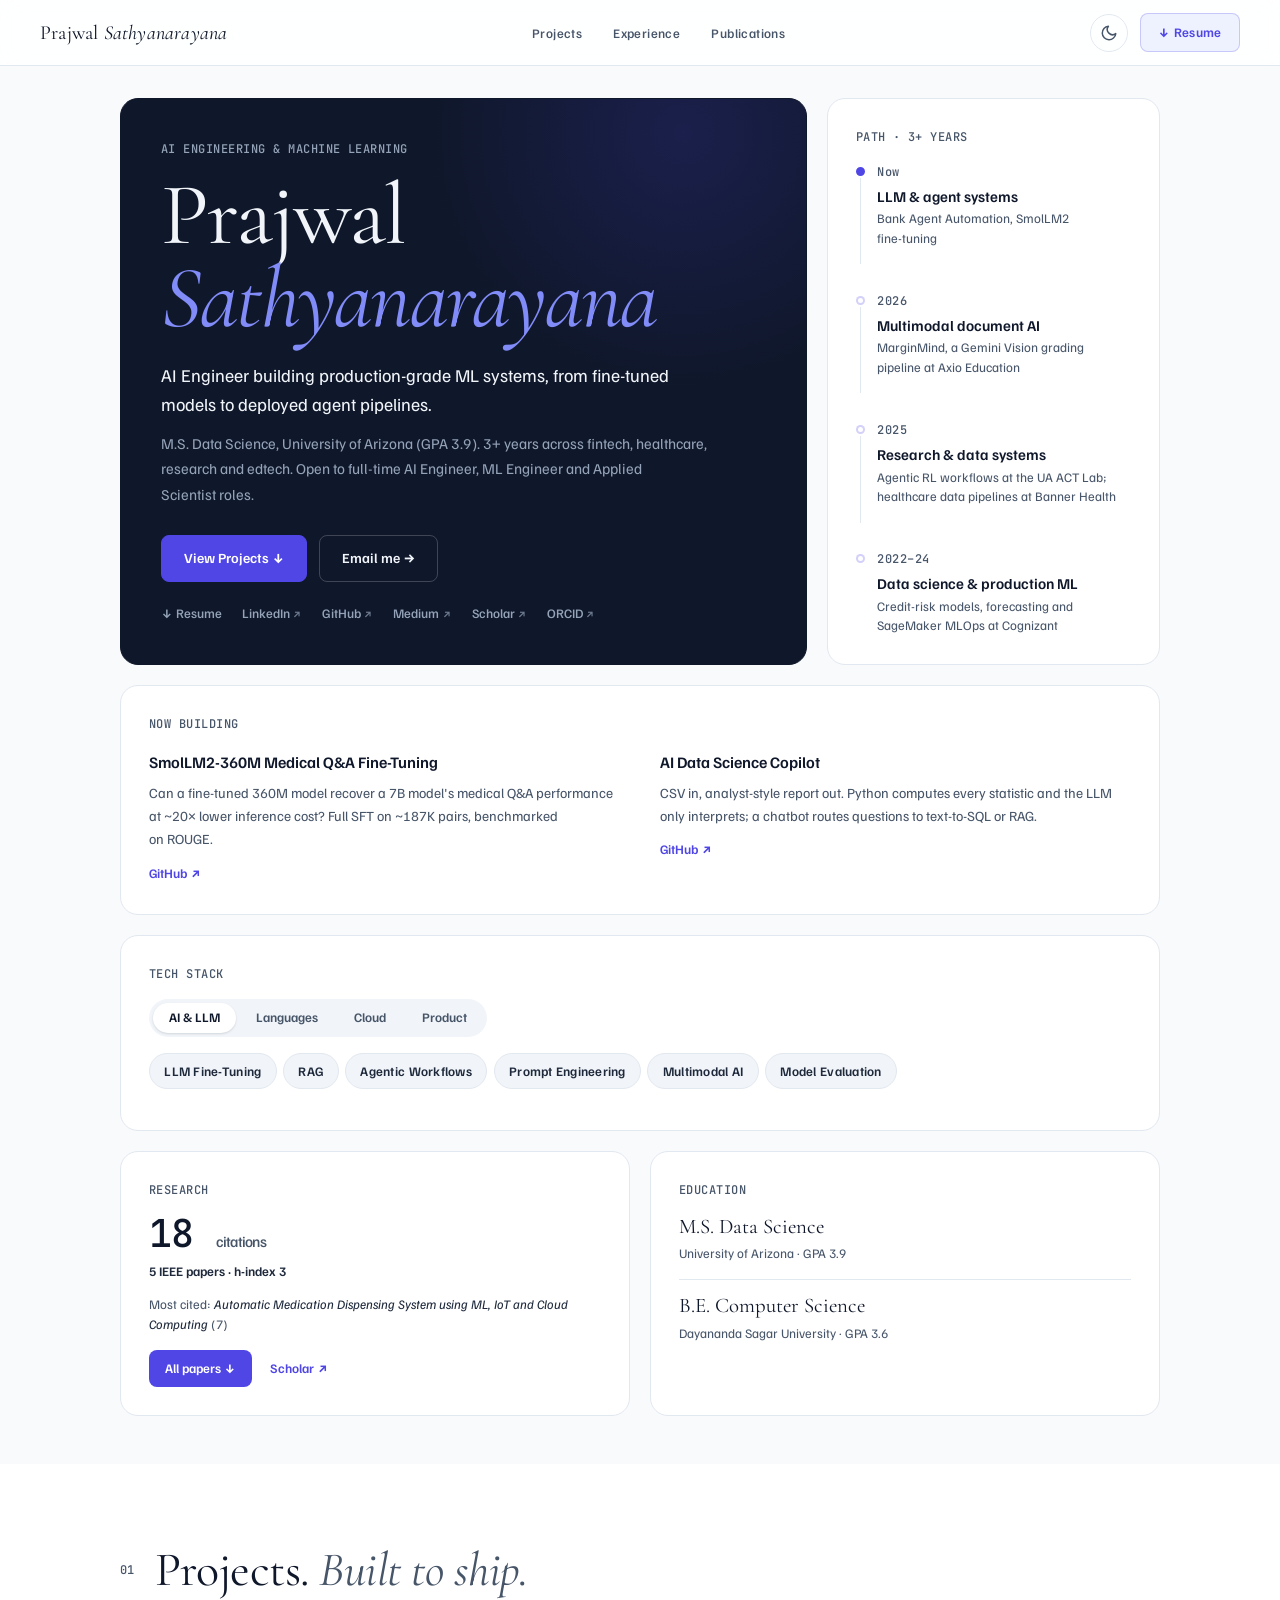
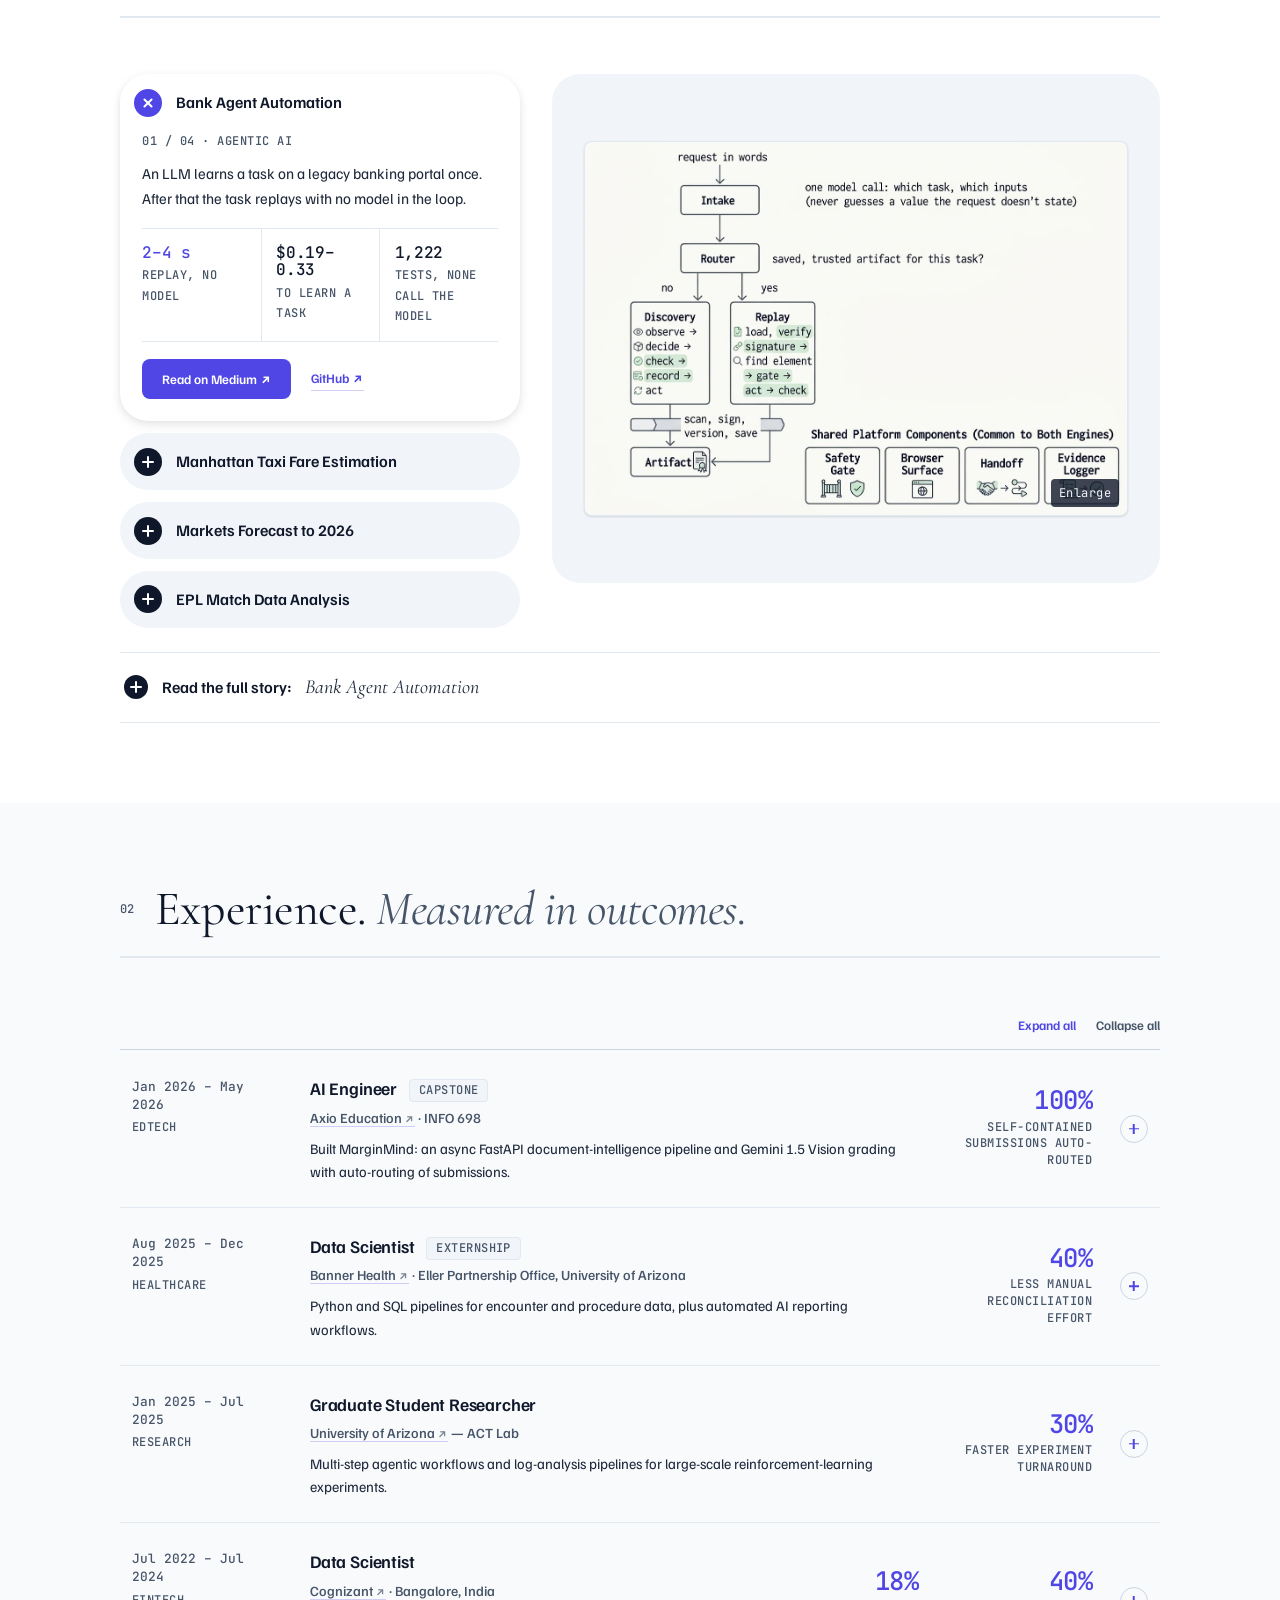
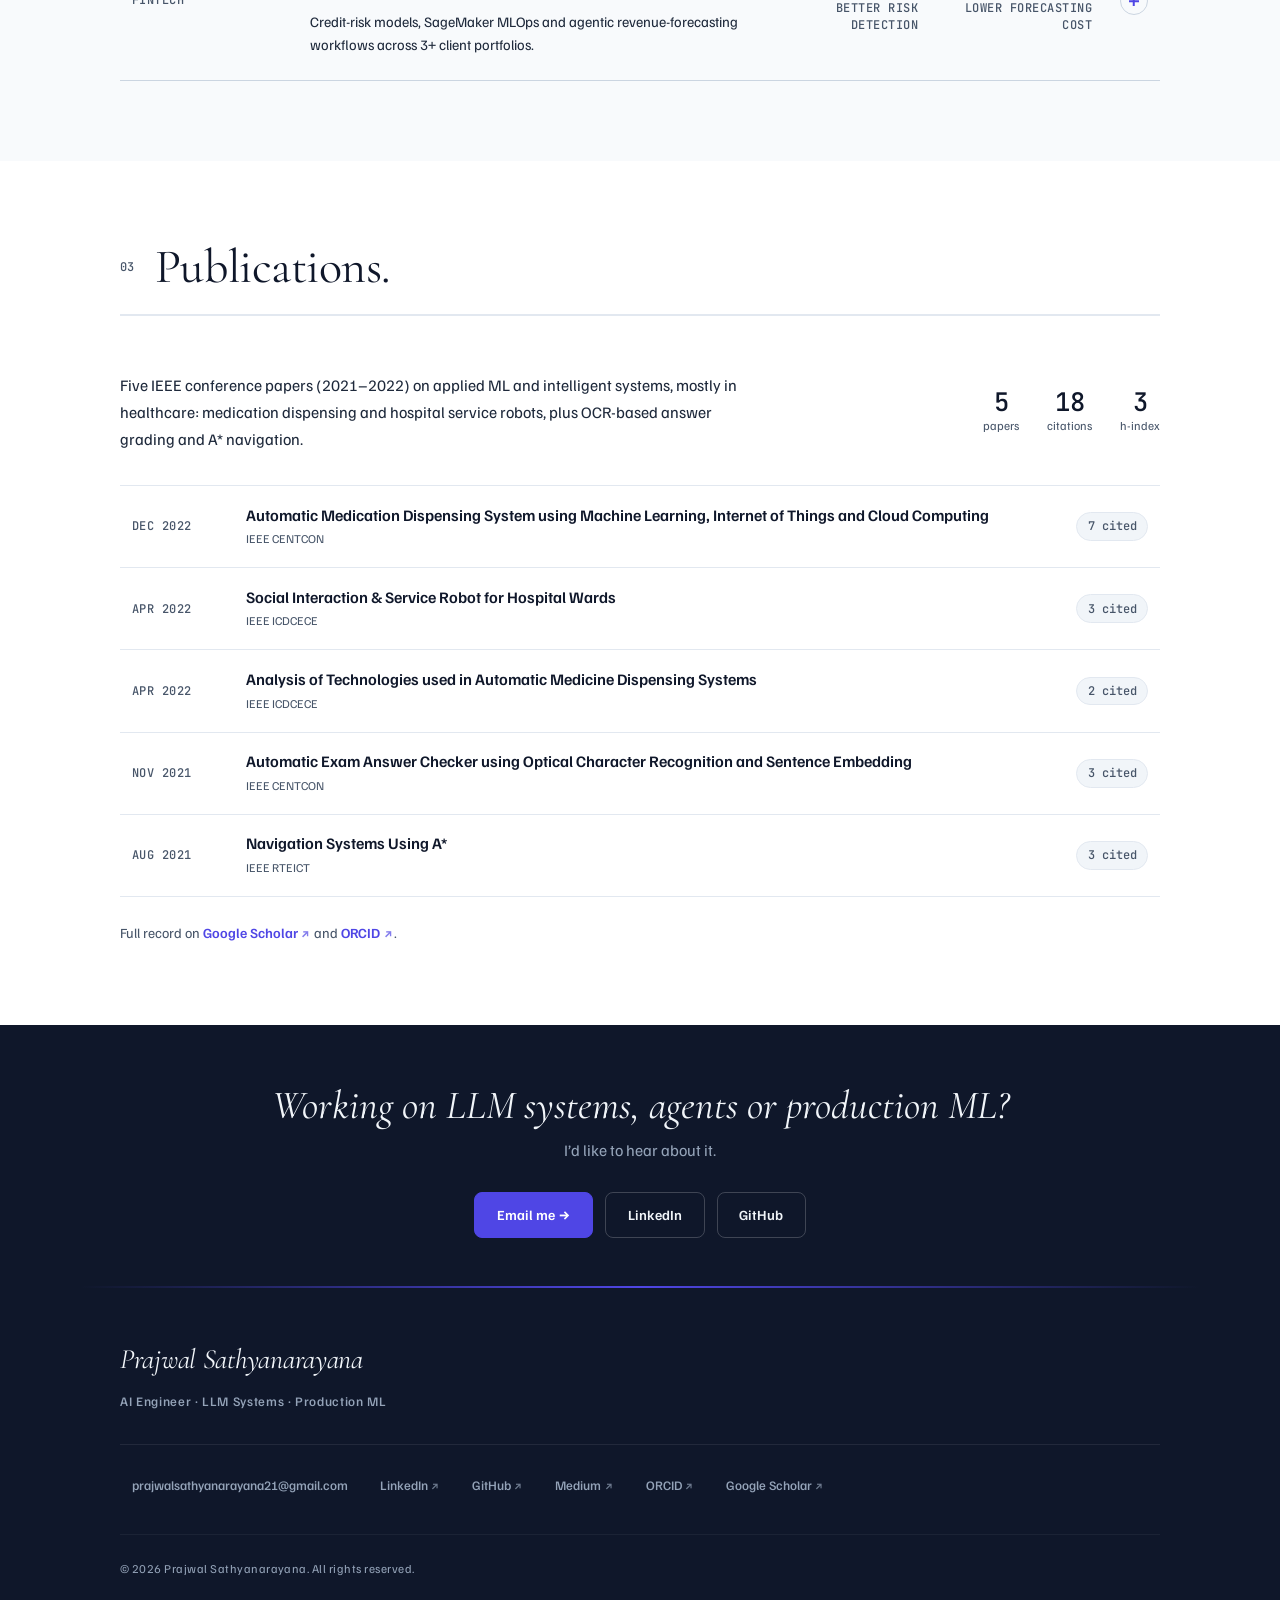
<file: index.html>
<!DOCTYPE html>
<html lang="en">
<head>
  <meta charset="UTF-8" />
  <meta name="viewport" content="width=device-width, initial-scale=1.0"/>
  <title>Prajwal Sathyanarayana — AI Engineer</title>
  <meta name="description" content="AI Engineer building production-grade ML systems, from fine-tuned models to deployed agent pipelines. Projects, experience and publications." />
  <meta name="author" content="Prajwal Sathyanarayana" />
  <link rel="canonical" href="https://prajwalsathyanarayana.github.io/" />
  <meta property="og:type" content="website" />
  <meta property="og:url" content="https://prajwalsathyanarayana.github.io/" />
  <meta property="og:title" content="Prajwal Sathyanarayana - AI Engineer" />
  <meta property="og:description" content="AI Engineer building production-grade ML systems, from fine-tuned models to deployed agent pipelines. Projects, experience and publications." />
  <meta property="og:image" content="https://prajwalsathyanarayana.github.io/img/og-card.png" />
  <meta property="og:image:width" content="1200" />
  <meta property="og:image:height" content="630" />
  <meta property="og:image:alt" content="Prajwal Sathyanarayana — AI Engineer building production-grade ML systems, from fine-tuned models to deployed agent pipelines." />
  <meta property="og:site_name" content="Prajwal Sathyanarayana" />
  <meta name="twitter:card" content="summary_large_image" />
  <meta name="twitter:image" content="https://prajwalsathyanarayana.github.io/img/og-card.png" />
  <meta name="twitter:title" content="Prajwal Sathyanarayana — AI Engineer" />
  <meta name="twitter:description" content="AI Engineer building production-grade ML systems, from fine-tuned models to deployed agent pipelines. Projects, experience and publications." />
  <meta name="theme-color" content="#f8fafc" />
  <script>(function(){var t;try{t=localStorage.getItem('theme')}catch(e){}if(t!=='light'&&t!=='dark')t=matchMedia('(prefers-color-scheme: dark)').matches?'dark':'light';document.documentElement.dataset.theme=t;document.querySelector('meta[name=theme-color]').content=t==='dark'?'#0b1120':'#f8fafc';})();</script>
  <script type="application/ld+json">
{
    "@context": "https://schema.org",
    "@type": "Person",
    "name": "Prajwal Sathyanarayana",
    "url": "https://prajwalsathyanarayana.github.io/",
    "image": "https://prajwalsathyanarayana.github.io/img/og-card.png",
    "jobTitle": "AI Engineer",
    "description": "AI Engineer building production-grade ML systems, from fine-tuned models to deployed agent pipelines.",
    "alumniOf": [
      {
        "@type": "CollegeOrUniversity",
        "name": "University of Arizona"
      },
      {
        "@type": "CollegeOrUniversity",
        "name": "Dayananda Sagar University"
      }
    ],
    "knowsAbout": [
      "Large language models",
      "Agentic AI",
      "Retrieval-augmented generation",
      "Multimodal AI",
      "Machine learning engineering",
      "MLOps",
      "AWS SageMaker"
    ],
    "sameAs": [
      "https://linkedin.com/in/prajwalsathyanarayana",
      "https://github.com/PrajwalSathyanarayana",
      "https://medium.com/@prajwalsathyanarayana21",
      "https://scholar.google.com/citations?user=8vROA_4AAAAJ",
      "https://orcid.org/0009-0007-0939-7736"
    ]
  }
  </script>
  <link rel="icon" href="data:image/svg+xml,%3Csvg xmlns='http://www.w3.org/2000/svg' viewBox='0 0 64 64'%3E%3Crect width='64' height='64' rx='14' fill='%230f172a'/%3E%3Ctext x='50%25' y='54%25' text-anchor='middle' dominant-baseline='middle' font-family='Georgia,serif' font-style='italic' font-size='34' fill='%23818cf8'%3EPS%3C/text%3E%3C/svg%3E" />
  <script>document.documentElement.classList.add('js');</script>
  <link rel="preconnect" href="https://fonts.googleapis.com" />
  <link rel="preconnect" href="https://fonts.gstatic.com" crossorigin />
  <link rel="stylesheet" href="style.css" />
  <!-- fonts load without blocking the first paint -->
  <link rel="preload" as="style" href="https://fonts.googleapis.com/css2?family=Familjen+Grotesk:wght@400;500;600&family=JetBrains+Mono:wght@400;500&family=Cormorant+Garamond:ital,wght@0,400;0,500;1,400;1,500&display=swap" />
  <link rel="stylesheet" href="https://fonts.googleapis.com/css2?family=Familjen+Grotesk:wght@400;500;600&family=JetBrains+Mono:wght@400;500&family=Cormorant+Garamond:ital,wght@0,400;0,500;1,400;1,500&display=swap" media="print" onload="this.media='all'" />
  <noscript><link rel="stylesheet" href="https://fonts.googleapis.com/css2?family=Familjen+Grotesk:wght@400;500;600&family=JetBrains+Mono:wght@400;500&family=Cormorant+Garamond:ital,wght@0,400;0,500;1,400;1,500&display=swap" /></noscript>
</head>
<body>

  <!-- NAV -->
  <nav id="navbar">
    <a href="#top" class="nav-logo" aria-label="Back to top">
      <span class="nav-wordmark">Prajwal <em>Sathyanarayana</em></span>
    </a>
    <ul class="nav-links">
      <li><a href="#projects" class="nav-link">Projects</a></li>
      <li><a href="#experience" class="nav-link">Experience</a></li>
      <li><a href="#publications" class="nav-link">Publications</a></li>
    </ul>
    <div class="nav-actions">
    <button type="button" class="theme-toggle" id="themeToggle" aria-label="Switch to dark theme"><svg class="icon-moon" viewBox="0 0 24 24" fill="none" stroke="currentColor" stroke-width="2" stroke-linecap="round" stroke-linejoin="round" aria-hidden="true"><path d="M21 12.8A9 9 0 1 1 11.2 3a7 7 0 0 0 9.8 9.8z"/></svg><svg class="icon-sun" viewBox="0 0 24 24" fill="none" stroke="currentColor" stroke-width="2" stroke-linecap="round" aria-hidden="true"><circle cx="12" cy="12" r="4"/><path d="M12 2v2M12 20v2M4.9 4.9l1.4 1.4M17.7 17.7l1.4 1.4M2 12h2M20 12h2M4.9 19.1l1.4-1.4M17.7 6.3l1.4-1.4"/></svg></button>
    <a href="Prajwal Sathyanarayana Resume.pdf" download class="nav-resume" id="navResume" data-goatcounter-click="resume-nav">&#8595; Resume</a>
    <button class="hamburger" id="hamburger" aria-label="Menu" aria-expanded="false" aria-controls="mobileMenu">
      <span></span><span></span><span></span>
    </button>
    </div>
  </nav>

  <div class="mobile-menu" id="mobileMenu" inert>
    <ul>
      <li><a href="#projects" class="mob-link">Projects</a></li>
      <li><a href="#experience" class="mob-link">Experience</a></li>
      <li><a href="#publications" class="mob-link">Publications</a></li>
      <li><a href="Prajwal Sathyanarayana Resume.pdf" download class="mob-link mob-resume" data-goatcounter-click="resume-mobile">&#8595; Download Resume</a></li>
    </ul>
  </div>

  <!-- OVERVIEW (bento) -->
  <section id="top" class="bento-section">
    <div class="container">
      <div class="bento">

        <div class="tile tile-hero">
          <span class="tile-kicker">AI Engineering &amp; Machine Learning</span>
          <h1 class="bento-name">Prajwal <em>Sathyanarayana</em></h1>
          <p class="bento-headline">AI Engineer building production-grade ML systems, from fine-tuned models to deployed agent pipelines.</p>
          <p class="bento-bio">M.S. Data Science, University of Arizona (GPA 3.9). 3+ years across fintech, healthcare, research and edtech. Open to full-time AI Engineer, ML Engineer and Applied Scientist roles.</p>
          <div class="bento-actions">
            <a href="#projects" class="bento-btn">View Projects &darr;</a>
            <a href="mailto:prajwalsathyanarayana21@gmail.com" class="bento-btn is-ghost">Email me &rarr;</a>
          </div>
          <div class="bento-links">
            <a href="Prajwal Sathyanarayana Resume.pdf" download data-goatcounter-click="resume-hero">&#8595; Resume</a>
            <a href="https://linkedin.com/in/prajwalsathyanarayana" target="_blank">LinkedIn</a>
            <a href="https://github.com/PrajwalSathyanarayana" target="_blank">GitHub</a>
            <a href="https://medium.com/@prajwalsathyanarayana21" target="_blank">Medium</a>
            <a href="https://scholar.google.com/citations?user=8vROA_4AAAAJ&hl=en" target="_blank">Scholar</a>
            <a href="https://orcid.org/0009-0007-0939-7736" target="_blank">ORCID</a>
          </div>
        </div>

        <div class="tile tile-path">
          <span class="tile-kicker">Path &middot; 3+ years</span>
          <ol class="path">
            <li class="is-now"><span class="path-when">Now</span><b>LLM &amp; agent systems</b><span>Bank Agent Automation, SmolLM2 fine-tuning</span></li>
            <li><span class="path-when">2026</span><b>Multimodal document AI</b><span>MarginMind, a Gemini Vision grading pipeline at Axio Education</span></li>
            <li><span class="path-when">2025</span><b>Research &amp; data systems</b><span>Agentic RL workflows at the UA ACT Lab; healthcare data pipelines at Banner Health</span></li>
            <li><span class="path-when">2022&ndash;24</span><b>Data science &amp; production ML</b><span>Credit-risk models, forecasting and SageMaker MLOps at Cognizant</span></li>
          </ol>
        </div>

        <div class="tile tile-building reveal">
          <span class="tile-kicker">Now Building</span>
          <div class="building-grid">
            <div class="building-item">
              <h3>SmolLM2-360M Medical Q&amp;A Fine-Tuning</h3>
              <p>Can a fine-tuned 360M model recover a 7B model's medical Q&amp;A performance at ~20&times; lower inference cost? Full SFT on ~187K pairs, benchmarked on ROUGE.</p>
              <a href="https://github.com/PrajwalSathyanarayana/smollm2-medical-sft" target="_blank">GitHub &nearr;</a>
            </div>
            <div class="building-item">
              <h3>AI Data Science Copilot</h3>
              <p>CSV in, analyst-style report out. Python computes every statistic and the LLM only interprets; a chatbot routes questions to text-to-SQL or RAG.</p>
              <a href="https://github.com/PrajwalSathyanarayana/Data-Science-CoPilot" target="_blank">GitHub &nearr;</a>
            </div>
          </div>
        </div>

        <div class="tile tile-stack reveal">
          <span class="tile-kicker">Tech Stack</span>
          <div class="stack-tabs" role="tablist" aria-label="Tech stack groups"><button type="button" role="tab" class="stack-tab" id="stack-tab-0" aria-controls="stack-panel-0" aria-selected="true">AI &amp; LLM</button><button type="button" role="tab" class="stack-tab" id="stack-tab-1" aria-controls="stack-panel-1" aria-selected="false" tabindex="-1">Languages</button><button type="button" role="tab" class="stack-tab" id="stack-tab-2" aria-controls="stack-panel-2" aria-selected="false" tabindex="-1">Cloud</button><button type="button" role="tab" class="stack-tab" id="stack-tab-3" aria-controls="stack-panel-3" aria-selected="false" tabindex="-1">Product</button></div>
          <div class="stack-row" role="tabpanel" id="stack-panel-0" aria-labelledby="stack-tab-0">
            <h3>AI &amp; LLM Systems</h3>
            <div class="stack-tags"><span class="tag-item has-tip" tabindex="0" data-tip="full SFT, HuggingFace transformers/trl/peft/accelerate">LLM Fine-Tuning<span class="sr-only"> (full SFT, HuggingFace transformers/trl/peft/accelerate)</span></span><span class="tag-item has-tip" tabindex="0" data-tip="text-to-SQL + embedding RAG hybrid, query routing">RAG<span class="sr-only"> (text-to-SQL + embedding RAG hybrid, query routing)</span></span><span class="tag-item has-tip" tabindex="0" data-tip="multi-mode orchestration, discovery/replay architectures">Agentic Workflows<span class="sr-only"> (multi-mode orchestration, discovery/replay architectures)</span></span><span class="tag-item has-tip" tabindex="0" data-tip="for vision-driven agents">Prompt Engineering<span class="sr-only"> (for vision-driven agents)</span></span><span class="tag-item has-tip" tabindex="0" data-tip="Gemini Vision, document classification/routing">Multimodal AI<span class="sr-only"> (Gemini Vision, document classification/routing)</span></span><span class="tag-item has-tip" tabindex="0" data-tip="ROUGE, R&sup2;, RMSE, statistical significance testing">Model Evaluation<span class="sr-only"> (ROUGE, R&sup2;, RMSE, statistical significance testing)</span></span></div>
          </div>
          <div class="stack-row" role="tabpanel" id="stack-panel-1" aria-labelledby="stack-tab-1">
            <h3>Languages &amp; Libraries</h3>
            <div class="stack-tags"><span class="tag-item">Python</span><span class="tag-item">SQL</span><span class="tag-item">PyTorch</span><span class="tag-item has-tip" tabindex="0" data-tip="transformers, datasets">Hugging Face<span class="sr-only"> (transformers, datasets)</span></span><span class="tag-item">Scikit-Learn</span><span class="tag-item">LightGBM</span><span class="tag-item">XGBoost</span><span class="tag-item">Pandas</span><span class="tag-item">NumPy</span><span class="tag-item">FastAPI</span><span class="tag-item">Flask</span><span class="tag-item has-tip" tabindex="0" data-tip="schema normalization, feature engineering">ETL<span class="sr-only"> (schema normalization, feature engineering)</span></span></div>
          </div>
          <div class="stack-row" role="tabpanel" id="stack-panel-2" aria-labelledby="stack-tab-2">
            <h3>Cloud &amp; DevOps</h3>
            <div class="stack-tags"><span class="tag-item">AWS (SageMaker, Lambda, RDS)</span><span class="tag-item has-tip" tabindex="0" data-tip="containerized model serving">Docker<span class="sr-only"> (containerized model serving)</span></span><span class="tag-item has-tip" tabindex="0" data-tip="feature stores, prediction caching">PostgreSQL<span class="sr-only"> (feature stores, prediction caching)</span></span><span class="tag-item">DuckDB</span><span class="tag-item has-tip" tabindex="0" data-tip="DigitalOcean, high-availability serving">Load Balancing<span class="sr-only"> (DigitalOcean, high-availability serving)</span></span><span class="tag-item has-tip" tabindex="0" data-tip="artifact storage, semantic versioning">Model Registry<span class="sr-only"> (artifact storage, semantic versioning)</span></span><span class="tag-item has-tip" tabindex="0" data-tip="deterministic, model-free test suites">ML Testing<span class="sr-only"> (deterministic, model-free test suites)</span></span><span class="tag-item has-tip" tabindex="0" data-tip="execution tracing, audit logging">Observability<span class="sr-only"> (execution tracing, audit logging)</span></span></div>
          </div>
          <div class="stack-row" role="tabpanel" id="stack-panel-3" aria-labelledby="stack-tab-3">
            <h3>Product &amp; Collaboration</h3>
            <div class="stack-tags"><span class="tag-item has-tip" tabindex="0" data-tip="rule-based safety layers independent of the model">Guardrail Design<span class="sr-only"> (rule-based safety layers independent of the model)</span></span><span class="tag-item has-tip" tabindex="0" data-tip="documented, defensible decisions">Engineering Trade-offs<span class="sr-only"> (documented, defensible decisions)</span></span><span class="tag-item has-tip" tabindex="0" data-tip="bank operations, healthcare analytics, education workflows">Cross-functional Work<span class="sr-only"> (bank operations, healthcare analytics, education workflows)</span></span><span class="tag-item has-tip" tabindex="0" data-tip="fast iteration on failure cases">Edge-Case Handling<span class="sr-only"> (fast iteration on failure cases)</span></span></div>
          </div>
        </div>

        <div class="tile tile-research reveal">
          <span class="tile-kicker">Research</span>
          <p class="research-num">18 <span>citations</span></p>
          <p class="research-meta">5 IEEE papers &middot; h-index 3</p>
          <p class="research-top">Most cited: <em>Automatic Medication Dispensing System using ML, IoT and Cloud Computing</em> (7)</p>
          <div class="tile-links">
            <a href="#publications" class="tile-cta">All papers &darr;</a>
            <a href="https://scholar.google.com/citations?user=8vROA_4AAAAJ&hl=en" target="_blank">Scholar &nearr;</a>
          </div>
        </div>

        <div class="tile tile-edu reveal">
          <span class="tile-kicker">Education</span>
          <div class="edu-item">
            <h3>M.S. Data Science</h3>
            <p>University of Arizona &middot; GPA 3.9</p>
          </div>
          <div class="edu-item">
            <h3>B.E. Computer Science</h3>
            <p>Dayananda Sagar University &middot; GPA 3.6</p>
          </div>
        </div>

      </div>
    </div>
  </section>

  <!-- PROJECTS -->
  <section id="projects">
    <div class="container">
      <div class="section-header reveal">
        <span class="section-num">01</span>
        <h2 class="section-title">Projects. <em>Built to ship.</em></h2>
      </div>

      <div class="closer reveal">
        <div class="closer-list">
          <div class="closer-item is-open">
            <button type="button" class="closer-pill" id="cp-btn-0" aria-expanded="true" aria-controls="cp-panel-0">
              <span class="closer-plus" aria-hidden="true"></span>
              <span class="closer-name">Bank Agent Automation</span>
            </button>
            <div class="closer-panel" id="cp-panel-0" role="region" aria-labelledby="cp-btn-0">
              <div class="closer-panel-inner">
                <span class="skill-kicker">01 / 04 &middot; Agentic AI</span>
                <p class="closer-sub">An LLM learns a task on a legacy banking portal once. After that the task replays with no model in the loop.</p>
                <div class="feature-stats">
            <div class="feature-stat"><span class="feature-stat-val">2&ndash;4 s</span><span class="feature-stat-label">Replay, no model</span></div>
            <div class="feature-stat"><span class="feature-stat-val">$0.19&ndash;0.33</span><span class="feature-stat-label">To learn a task</span></div>
            <div class="feature-stat"><span class="feature-stat-val">1,222</span><span class="feature-stat-label">Tests, none call the model</span></div>
          </div>
                <div class="feature-links">
              <a href="https://medium.com/@prajwalsathyanarayana21/discovery-once-replay-forever-automating-a-bank-portal-without-an-api-e1c49a931782" target="_blank" class="feature-cta">Read on Medium &nearr;</a>
              <a href="https://github.com/PrajwalSathyanarayana/bank-agent-automation" target="_blank" class="pub-link">GitHub &nearr;</a>
            </div>
              </div>
            </div>
          </div>
          <div class="closer-item">
            <button type="button" class="closer-pill" id="cp-btn-1" aria-expanded="false" aria-controls="cp-panel-1">
              <span class="closer-plus" aria-hidden="true"></span>
              <span class="closer-name">Manhattan Taxi Fare Estimation</span>
            </button>
            <div class="closer-panel" id="cp-panel-1" role="region" aria-labelledby="cp-btn-1">
              <div class="closer-panel-inner">
                <span class="skill-kicker">02 / 04 &middot; Production ML</span>
                <p class="closer-sub">A cloud-native estimator that gives NYC yellow and green taxi riders an upfront fare before the ride, from pickup and dropoff zone, time and passenger count.</p>
                <div class="feature-stats">
            <div class="feature-stat"><span class="feature-stat-val">92.2%</span><span class="feature-stat-label">R&sup2; on dollar fare</span></div>
            <div class="feature-stat"><span class="feature-stat-val">$5.71</span><span class="feature-stat-label">Avg. error per trip (RMSE)</span></div>
            <div class="feature-stat has-tip" tabindex="0" data-tip="Load balancer $12 + 2 droplets $14 + managed Postgres $15 + Spaces $5; VPC and Mapbox free tier $0 = $46/month"><span class="feature-stat-val">~$46</span><span class="feature-stat-label">Infra cost per month</span><span class="sr-only"> (Load balancer $12 + 2 droplets $14 + managed Postgres $15 + Spaces $5; VPC and Mapbox free tier $0 = $46/month)</span></div>
          </div>
                <div class="feature-links">
              <a href="https://github.com/PrajwalSathyanarayana/Fare-Estimation-Pipeline-Manhattan-NYC-TLC-Data" target="_blank" class="feature-cta">View on GitHub &nearr;</a>
            </div>
              </div>
            </div>
          </div>
          <div class="closer-item">
            <button type="button" class="closer-pill" id="cp-btn-2" aria-expanded="false" aria-controls="cp-panel-2">
              <span class="closer-plus" aria-hidden="true"></span>
              <span class="closer-name">Markets Forecast to 2026</span>
            </button>
            <div class="closer-panel" id="cp-panel-2" role="region" aria-labelledby="cp-btn-2">
              <div class="closer-panel-inner">
                <span class="skill-kicker">03 / 04 &middot; Classical ML</span>
                <p class="closer-sub">Forecasting stock, cryptocurrency and commodity prices through 2026 with linear regression on four years of daily prices, with Apple as the worked example.</p>
                <div class="feature-stats">
            <div class="feature-stat"><span class="feature-stat-val">0.765</span><span class="feature-stat-label">R&sup2; on Apple</span></div>
            <div class="feature-stat"><span class="feature-stat-val">1,011</span><span class="feature-stat-label">Trading days</span></div>
            <div class="feature-stat"><span class="feature-stat-val">$240.74</span><span class="feature-stat-label">Apple forecast, Jan 2026</span></div>
          </div>
                <div class="feature-links">
              <a href="https://github.com/PrajwalSathyanarayana/Predictive-Modeling-for-Financial-Markets" target="_blank" class="feature-cta">View on GitHub &nearr;</a>
            </div>
              </div>
            </div>
          </div>
          <div class="closer-item">
            <button type="button" class="closer-pill" id="cp-btn-3" aria-expanded="false" aria-controls="cp-panel-3">
              <span class="closer-plus" aria-hidden="true"></span>
              <span class="closer-name">EPL Match Data Analysis</span>
            </button>
            <div class="closer-panel" id="cp-panel-3" role="region" aria-labelledby="cp-btn-3">
              <div class="closer-panel-inner">
                <span class="skill-kicker">04 / 04 &middot; Data Science</span>
                <p class="closer-sub">An exploratory visualization project, built as an interactive Shiny dashboard, testing whether weather and betting odds predict EPL match outcomes.</p>
                <div class="feature-stats">
            <div class="feature-stat"><span class="feature-stat-val">~85%</span><span class="feature-stat-label">Winners picked by betting odds</span></div>
            <div class="feature-stat"><span class="feature-stat-val">3</span><span class="feature-stat-label">Sources merged</span></div>
            <div class="feature-stat"><span class="feature-stat-val">2021&ndash;23</span><span class="feature-stat-label">EPL seasons</span></div>
          </div>
                <div class="feature-links">
              <a href="https://info-526-f24.github.io/project-01-MildCats/" target="_blank" class="feature-cta">View Project &nearr;</a>
            </div>
              </div>
            </div>
          </div>
        </div>
        <div class="closer-stage">
          <div class="closer-media is-active" data-i="0">
            <a href="img/bank-agent.jpg" target="_blank" class="feature-shot" data-lightbox aria-label="Enlarge the Bank Agent architecture diagram">
            <picture>
              <source srcset="img/bank-agent.webp" type="image/webp">
              <img src="img/bank-agent.jpg" width="1233" height="848" loading="lazy" alt="Bank Agent architecture: a request goes to Intake, then a Router checks for a saved, trusted artifact. If none exists, Discovery observes, decides, checks, records and acts, then scans, signs, versions and saves an artifact. If one exists, Replay loads it, verifies the signature, finds each element, passes the safety gate, acts and checks. Both engines share a safety gate, browser surface, human handoff and evidence logger.">
            </picture>
          </a>
          </div>
          <div class="closer-media" data-i="1">
            <div class="feature-shots">
            <a href="img/fare-estimation.jpg" target="_blank" class="feature-shot is-small" data-lightbox aria-label="Enlarge the infrastructure diagram">
              <picture>
                <source srcset="img/fare-estimation.webp" type="image/webp">
                <img src="img/fare-estimation.jpg" width="610" height="576" loading="lazy" alt="Infrastructure: users reach a DigitalOcean load balancer inside a VPC, which sends traffic to two droplets running the FastAPI service in Docker; one also runs the training and ingest script. Both read from a managed Postgres database for logs and training data and from DigitalOcean Spaces for model storage, behind a firewall with snapshots and backups.">
              </picture>
              <span class="shot-label">Infrastructure</span>
            </a>
            <a href="img/fare-estimation-ui.png" target="_blank" class="feature-shot is-small" data-lightbox aria-label="Enlarge the estimator screenshot">
              <picture>
                <source srcset="img/fare-estimation-ui.webp" type="image/webp">
                <img src="img/fare-estimation-ui.png" width="350" height="635" loading="lazy" alt="The NYC Taxi Fare Estimator form with pickup zone, dropoff zone, date, time and passenger count, showing an estimated fare of $16.37.">
              </picture>
              <span class="shot-label">Estimator UI</span>
            </a>
          </div>
          </div>
          <div class="closer-media" data-i="2">
            <div class="feature-shots">
            <a href="img/markets-apple.png" target="_blank" class="feature-shot is-small" data-lightbox aria-label="Enlarge the Apple extrapolation chart">
              <picture>
                <source srcset="img/markets-apple.webp" type="image/webp">
                <img src="img/markets-apple.png" width="850" height="563" loading="lazy" alt="Apple stock price, January 2020 to January 2024, as daily points with a fitted regression line, extended as an extrapolated line to about $240 in early 2026.">
              </picture>
              <span class="shot-label">Apple &middot; 2026 forecast</span>
            </a>
            <a href="img/markets-bitcoin.png" target="_blank" class="feature-shot is-small" data-lightbox aria-label="Enlarge the Bitcoin extrapolation chart">
              <picture>
                <source srcset="img/markets-bitcoin.webp" type="image/webp">
                <img src="img/markets-bitcoin.png" width="868" height="563" loading="lazy" alt="Bitcoin price, 2020 to 2024, as daily points swinging between about $5,000 and $67,000, with a fitted regression line extrapolated to about $43,000 in 2026.">
              </picture>
              <span class="shot-label">Bitcoin &middot; same model</span>
            </a>
          </div>
          </div>
          <div class="closer-media" data-i="3">
            <div class="feature-shots is-stacked">
            <a href="img/epl-app.png" target="_blank" class="feature-shot is-small" data-lightbox aria-label="Enlarge the Shiny app screenshot">
              <picture>
                <source srcset="img/epl-app.webp" type="image/webp">
                <img src="img/epl-app.png" width="1200" height="530" loading="lazy" alt="The Shiny app with Arsenal and temperature extremes selected: a lollipop chart of betting odds by match date, each match marked with the opponent's crest, green for wins and red for losses, with extreme-weather days shaded.">
              </picture>
              <span class="shot-label">Shiny app &middot; odds vs. outcomes</span>
            </a>
            <a href="img/epl-draws.png" target="_blank" class="feature-shot is-small" data-lightbox aria-label="Enlarge the draws-by-temperature chart">
              <picture>
                <source srcset="img/epl-draws.webp" type="image/webp">
                <img src="img/epl-draws.png" width="1200" height="322" loading="lazy" alt="Match outcomes and draw probability by temperature: stacked home win, draw and away win shares, with the observed and smoothed draw rate rising at both cold and hot extremes.">
              </picture>
              <span class="shot-label">Draws vs. temperature</span>
            </a>
          </div>
          </div>
        </div>
      </div>
      <details class="closer-story reveal" data-i="0">
        <summary><span class="closer-plus" aria-hidden="true"></span>Read the full story: <span class="closer-story-title">Bank Agent <em>Automation</em></span></summary>
        <div class="closer-story-body">
          <dl class="feature-story">
            <div class="feature-row">
              <dt>Problem</dt>
              <dd>Credit unions run back-office portals with no API, and staff move money through them by hand. Letting a model click every time is too slow, too costly and not predictable enough for payments.</dd>
            </div>
            <div class="feature-row">
              <dt>Built</dt>
              <dd>A <strong>Discovery</strong> mode where Claude drives a real browser and every action is saved as a typed, <strong>Ed25519-signed</strong> artifact, and a <strong>Replay</strong> mode that runs that artifact deterministically. Payments are checked against the request before the click, and a live handoff gives a person the browser when the run can't safely continue.</dd>
            </div>
            <div class="feature-row">
              <dt>Result</dt>
              <dd>Five credit-union tasks, including bill pay, learned once and replayed in <strong>2&ndash;4 seconds at zero model cost</strong>. Three payments in a row each moved exactly the amount, and a tampered artifact is refused before the browser opens.</dd>
            </div>
          </dl>
          <div class="project-tags"><span>Python</span><span>Claude API</span><span>Playwright</span><span>Pydantic v2</span><span>Flask</span></div>
        </div>
      </details>
      <details class="closer-story reveal" data-i="1" hidden>
        <summary><span class="closer-plus" aria-hidden="true"></span>Read the full story: <span class="closer-story-title">Manhattan Taxi <em>Fare Estimation</em></span></summary>
        <div class="closer-story-body">
          <dl class="feature-story">
            <div class="feature-row">
              <dt>Problem</dt>
              <dd>Ride-sharing apps show a fare before booking; traditional NYC taxis don't, so riders can't compare yellow and green taxi costs upfront. This closes that gap for Manhattan trips.</dd>
            </div>
            <div class="feature-row">
              <dt>Data</dt>
              <dd>NYC TLC yellow and green trip records for the trailing 36 months. The full set was 3.2&nbsp;GB and exceeded available compute, so the model trains on a <strong>5% sample</strong>. Zone IDs stand in for addresses, so there is no passenger PII.</dd>
            </div>
            <div class="feature-row">
              <dt>Model</dt>
              <dd><strong>LightGBM</strong> regression on log-transformed total fare, chosen for non-linear tabular relationships and fast inference. Features: trip distance, passenger count, pickup and dropoff zone, hour, day of week, month and week of year. The 80/20 split is <strong>chronological</strong>, not random, to respect the time-series nature of the data.</dd>
            </div>
            <div class="feature-row">
              <dt>Built</dt>
              <dd>A dockerized FastAPI service (python:3.11-slim, uvicorn) on two DigitalOcean droplets in a private VPC behind a load balancer, with managed PostgreSQL for features, metrics and a prediction cache. Mapbox Directions supplies real driving distance. Secrets live in environment variables, and inputs are validated for zone, passenger count and date/time.</dd>
            </div>
            <div class="feature-row">
              <dt>Result</dt>
              <dd><strong>R&sup2; 92.2%</strong> and <strong>RMSE $5.71</strong> on dollar fare; R&sup2; 89.2% and RMSE 0.169 on log fare. Dropoff zone, pickup zone and trip distance are the top features by importance.</dd>
            </div>
          </dl>
          <div class="project-tags"><span>LightGBM</span><span>FastAPI</span><span>PostgreSQL</span><span>Docker</span><span>DigitalOcean</span></div>
        </div>
      </details>
      <details class="closer-story reveal" data-i="2" hidden>
        <summary><span class="closer-plus" aria-hidden="true"></span>Read the full story: <span class="closer-story-title">Predicting the Future: <em>Where Will Stocks, Cryptos, and Commodities Stand by 2026?</em></span></summary>
        <div class="closer-story-body">
          <dl class="feature-story">
            <div class="feature-row">
              <dt>Question</dt>
              <dd>Where will stocks, cryptocurrencies and commodities stand by 2026 if their 2020&ndash;2024 trend continues, and how much of each price does time alone explain?</dd>
            </div>
            <div class="feature-row">
              <dt>Data</dt>
              <dd>Kaggle's <em>US Stock Market and Commodities Data (2020&ndash;2024)</em>: daily price and volume from Jan 2, 2020 to Jan 31, 2024. Stocks (Apple, Nvidia, Google, Meta, the S&amp;P&nbsp;500), crypto (Bitcoin, Ethereum) and commodities (natural gas, crude oil, gold, silver, platinum, copper). Mixed and malformed date formats were <strong>standardized</strong>, a <strong>date-ordinal</strong> column turned dates into a numeric regression input, and the last two days were trimmed for a clean range.</dd>
            </div>
            <div class="feature-row">
              <dt>Model</dt>
              <dd>Simple <strong>linear regression</strong> of price on time for each asset, plus an <strong>OLS</strong> regression for inference (coefficients, p-values, confidence intervals). Five custom analysis functions: summary statistics, monthly average price, monthly average plot, monthly percent-change plot and price-distribution histogram.</dd>
            </div>
            <div class="feature-row">
              <dt>Result</dt>
              <dd>For Apple, <strong>R&sup2; = 0.765</strong> (time alone explains 76.5% of price variance), MSE = 266.98. Price rises <strong>~$0.068/day</strong> (p&nbsp;&lt;&nbsp;0.05, 95% CI $0.066&ndash;$0.071) from an intercept of $90.84 on Jan 2, 2020 (95% CI $88.85&ndash;$92.87). Validation: $125.17 predicted vs. $124.85 actual for May 18, 2021, and $200.25 vs. $191.04 for May 20, 2024. Extrapolated forecast: <strong>$240.74</strong> on Jan 2, 2026.</dd>
            </div>
          </dl>
          <div class="project-tags"><span>Python</span><span>Linear Regression</span><span>OLS</span><span>Forecasting</span></div>
        </div>
      </details>
      <details class="closer-story reveal" data-i="3" hidden>
        <summary><span class="closer-plus" aria-hidden="true"></span>Read the full story: <span class="closer-story-title">Analyzing English Premier League <em>Match Data</em></span></summary>
        <div class="closer-story-body">
          <dl class="feature-story">
            <div class="feature-row">
              <dt>Question</dt>
              <dd>Do weather and betting odds predict how English Premier League matches turn out, and do referees treat home and away teams differently?</dd>
            </div>
            <div class="feature-row">
              <dt>Data</dt>
              <dd>Match results, weather and betting odds for the 2021&ndash;2023 seasons, each with different time frames and formats. The core engineering work was <strong>normalizing dates</strong> across formats, joining weather to matches on date and location, and joining odds on date, home team and away team.</dd>
            </div>
            <div class="feature-row">
              <dt>Built</dt>
              <dd>An interactive <strong>Shiny app</strong>: select one team to see its season trend (odds vs. date, opponent on hover, extreme-weather dates highlighted), or two teams for a head-to-head comparison. Visuals include a lollipop chart of odds vs. outcomes, a referee-decision pie chart and a stacked bar chart of results across temperature ranges.</dd>
            </div>
            <div class="feature-row">
              <dt>Result</dt>
              <dd>Betting odds picked the winner in <strong>about 85%</strong> of matches. Upsets were more likely in extreme weather, especially rain, and draws rose at both temperature extremes, plausibly because extreme weather slows play. There was no conclusive referee bias between home and away teams, though some referees were harsher on away teams overall.</dd>
            </div>
          </dl>
          <div class="project-tags"><span>R</span><span>Shiny</span><span>Data Viz</span><span>Data Wrangling</span></div>
        </div>
      </details>
    </div>
  </section>

  <!-- EXPERIENCE -->
  <section id="experience" class="section-tinted">
    <div class="container">
      <div class="section-header reveal">
        <span class="section-num">02</span>
        <h2 class="section-title">Experience. <em>Measured in outcomes.</em></h2>
      </div>
      <div class="xp-controls"><button type="button" class="xp-all" data-open="true">Expand all</button><button type="button" class="xp-all" data-open="false">Collapse all</button></div>
      <div class="xp-list">
        <details class="xp-row reveal">
          <summary>
            <span class="xp-when">Jan 2026 &ndash; May 2026<small>EdTech</small></span>
            <span class="xp-main">
              <span class="xp-role">AI Engineer <span class="tl-badge">Capstone</span></span>
              <span class="xp-org"><a href="https://axio.ai/" target="_blank">Axio Education</a> &middot; INFO 698</span>
              <span class="xp-sum">Built MarginMind: an async FastAPI document-intelligence pipeline and Gemini 1.5 Vision grading with auto-routing of submissions.</span>
            </span>
            <span class="xp-impact"><span class="xp-metric"><b>100%</b><small>Self-contained submissions auto-routed</small></span></span>
            <span class="xp-toggle" aria-hidden="true"></span>
          </summary>
          <div class="xp-detail">
            <ul class="tl-bullets">
              <li>Engineered an async FastAPI document intelligence pipeline using PyMuPDF and pdfplumber, achieving <strong>&ge;88% table extraction accuracy</strong> and &lt;2s median processing time across 4 document modalities.</li>
              <li>Integrated Gemini 1.5 Vision multimodal LLM to generate anchored margin feedback with per-region confidence scoring, <strong>automating evaluation of 10+ questions per submission</strong> at &ge;87% model confidence.</li>
              <li>Built a Gemini-powered document classification layer that auto-routes submissions to the correct grading pipeline, <strong>eliminating manual classification for 100%</strong> of self-contained assignment formats.</li>
            </ul>
            <div class="tl-tags"><span>FastAPI</span><span>Gemini 1.5 Vision</span><span>PyMuPDF</span><span>LLM</span><span>Python</span></div>
          </div>
        </details>

        <details class="xp-row reveal">
          <summary>
            <span class="xp-when">Aug 2025 &ndash; Dec 2025<small>Healthcare</small></span>
            <span class="xp-main">
              <span class="xp-role">Data Scientist <span class="tl-badge">Externship</span></span>
              <span class="xp-org"><a href="https://www.bannerhealth.com/" target="_blank">Banner Health</a> &middot; Eller Partnership Office, University of Arizona</span>
              <span class="xp-sum">Python and SQL pipelines for encounter and procedure data, plus automated AI reporting workflows.</span>
            </span>
            <span class="xp-impact"><span class="xp-metric"><b>40%</b><small>Less manual reconciliation effort</small></span></span>
            <span class="xp-toggle" aria-hidden="true"></span>
          </summary>
          <div class="xp-detail">
            <ul class="tl-bullets">
              <li>Owned end-to-end design of AI-first workflows for complex knowledge work by building Python and SQL pipelines to extract, transform, and load encounter and procedure data, <strong>improving data accessibility by 35%</strong>.</li>
              <li>Designed reusable AI capabilities and evaluation pipelines by translating messy stakeholder needs into clear specs, prompts, and expected behaviors, enabling standardized reporting structures.</li>
              <li>Defined clear success metrics for AI behavior and automated reporting workflows using Python, <strong>reducing manual reconciliation effort by 40%</strong> while improving reliability of downstream surgical volume insights.</li>
            </ul>
            <div class="tl-tags"><span>Python</span><span>SQL</span><span>AI Workflows</span><span>ETL</span><span>Evaluation Pipelines</span></div>
          </div>
        </details>

        <details class="xp-row reveal">
          <summary>
            <span class="xp-when">Jan 2025 &ndash; Jul 2025<small>Research</small></span>
            <span class="xp-main">
              <span class="xp-role">Graduate Student Researcher</span>
              <span class="xp-org"><a href="https://www.arizona.edu/" target="_blank">University of Arizona</a> &mdash; ACT Lab</span>
              <span class="xp-sum">Multi-step agentic workflows and log-analysis pipelines for large-scale reinforcement-learning experiments.</span>
            </span>
            <span class="xp-impact"><span class="xp-metric"><b>30%</b><small>Faster experiment turnaround</small></span></span>
            <span class="xp-toggle" aria-hidden="true"></span>
          </summary>
          <div class="xp-detail">
            <ul class="tl-bullets">
              <li>Designed and iterated multi-step agentic workflows for reinforcement learning experiments, including planning, tool invocation, memory usage, and refinement loops to support large-scale simulations.</li>
              <li>Built LLM-adjacent data analysis pipelines in Python to debug, compare variants, and analyze real interaction logs from high-frequency simulations, <strong>improving experiment turnaround time by 30%</strong>.</li>
              <li>Implemented model output evaluations and monitoring strategies to detect common failure modes, maintaining accuracy and reproducibility across reinforcement learning pipelines.</li>
            </ul>
            <div class="tl-tags"><span>Reinforcement Learning</span><span>Agentic Workflows</span><span>LLM</span><span>Python</span><span>Docker</span></div>
          </div>
        </details>

        <details class="xp-row reveal">
          <summary>
            <span class="xp-when">Jul 2022 &ndash; Jul 2024<small>FinTech</small></span>
            <span class="xp-main">
              <span class="xp-role">Data Scientist</span>
              <span class="xp-org"><a href="https://www.cognizant.com/us/en" target="_blank">Cognizant</a> &middot; Bangalore, India</span>
              <span class="xp-sum">Credit-risk models, SageMaker MLOps and agentic revenue-forecasting workflows across 3+ client portfolios.</span>
            </span>
            <span class="xp-impact"><span class="xp-metric"><b>18%</b><small>Better risk detection</small></span><span class="xp-metric"><b>40%</b><small>Lower forecasting cost</small></span></span>
            <span class="xp-toggle" aria-hidden="true"></span>
          </summary>
          <div class="xp-detail">
            <ul class="tl-bullets">
              <li>Resolved costly false-positive default predictions by designing and deploying supervised ML models (Random Forest, Gradient Boosting, XGBoost) for financial risk prediction, <strong>improving detection accuracy by 18%</strong> through rigorous feature engineering.</li>
              <li>Tackled high labor costs of manual revenue forecasting across business units by designing agentic analytical workflows with tool-calling logic, <strong>reducing operational forecasting costs by 40%</strong>.</li>
              <li>Addressed high data processing overhead across multi-source financial datasets for 3+ client portfolios by architecting scalable SQL and Python ETL pipelines, <strong>reducing cloud compute and data preparation costs by 25%</strong> while improving data quality and pipeline reliability.</li>
              <li>Targeted excessive AWS resource consumption from inefficient model inference by automating production ML pipelines via SageMaker with MLOps best practices, <strong>cutting latency by 30%</strong> and lowering cloud infrastructure spend by 20% while maintaining 99%+ uptime SLAs.</li>
              <li>Mitigated expensive administrative bottlenecks in tracking system metrics by developing automated Python dashboards, <strong>improving operational efficiency by 35%</strong> and heavily reducing reporting overhead.</li>
            </ul>
            <div class="tl-tags"><span>AWS SageMaker</span><span>Credit Risk</span><span>Python</span><span>SQL</span><span>Forecasting</span></div>
          </div>
        </details>
      </div>
    </div>
  </section>

  <!-- PUBLICATIONS -->
  <section id="publications">
    <div class="container">
      <div class="section-header reveal">
        <span class="section-num">03</span>
        <h2 class="section-title">Publications. </h2>
      </div>
      <div class="pub-intro reveal">
        <p>Five IEEE conference papers (2021&ndash;2022) on applied ML and intelligent systems, mostly in healthcare: medication dispensing and hospital service robots, plus OCR-based answer grading and A* navigation.</p>
        <div class="pub-stats"><span><b>5</b>papers</span><span><b>18</b>citations</span><span><b>3</b>h-index</span></div>
      </div>

      <div class="pub-list">
        <a class="pub-row reveal" href="https://doi.org/10.1109/CENTCON56610.2022.10051452" target="_blank">
          <span class="pub-when">Dec 2022</span>
          <span class="pub-main">
            <span class="pub-title">Automatic Medication Dispensing System using Machine Learning, Internet of Things and Cloud Computing</span>
            <span class="pub-venue">IEEE CENTCON</span>
          </span>
          <span class="pub-cites">7 cited</span>
        </a>
        <a class="pub-row reveal" href="https://doi.org/10.1109/ICDCECE53908.2022.9792798" target="_blank">
          <span class="pub-when">Apr 2022</span>
          <span class="pub-main">
            <span class="pub-title">Social Interaction &amp; Service Robot for Hospital Wards</span>
            <span class="pub-venue">IEEE ICDCECE</span>
          </span>
          <span class="pub-cites">3 cited</span>
        </a>
        <a class="pub-row reveal" href="https://doi.org/10.1109/ICDCECE53908.2022.9792921" target="_blank">
          <span class="pub-when">Apr 2022</span>
          <span class="pub-main">
            <span class="pub-title">Analysis of Technologies used in Automatic Medicine Dispensing Systems</span>
            <span class="pub-venue">IEEE ICDCECE</span>
          </span>
          <span class="pub-cites">2 cited</span>
        </a>
        <a class="pub-row reveal" href="https://doi.org/10.1109/CENTCON52345.2021.9688008" target="_blank">
          <span class="pub-when">Nov 2021</span>
          <span class="pub-main">
            <span class="pub-title">Automatic Exam Answer Checker using Optical Character Recognition and Sentence Embedding</span>
            <span class="pub-venue">IEEE CENTCON</span>
          </span>
          <span class="pub-cites">3 cited</span>
        </a>
        <a class="pub-row reveal" href="https://doi.org/10.1109/RTEICT52294.2021.9573801" target="_blank">
          <span class="pub-when">Aug 2021</span>
          <span class="pub-main">
            <span class="pub-title">Navigation Systems Using A*</span>
            <span class="pub-venue">IEEE RTEICT</span>
          </span>
          <span class="pub-cites">3 cited</span>
        </a>
      </div>
      <p class="pub-more reveal">Full record on <a href="https://scholar.google.com/citations?user=8vROA_4AAAAJ&hl=en" target="_blank">Google Scholar</a> and <a href="https://orcid.org/0009-0007-0939-7736" target="_blank">ORCID</a>.</p>
    </div>
  </section>

  <!-- FOOTER -->
  <footer id="footer">
    <div class="footer-cta reveal">
      <h2>Working on LLM systems, agents or production ML?</h2>
      <p>I&rsquo;d like to hear about it.</p>
      <div class="footer-cta-links">
        <a href="mailto:prajwalsathyanarayana21@gmail.com" class="bento-btn">Email me &rarr;</a>
        <a href="https://linkedin.com/in/prajwalsathyanarayana" target="_blank" class="bento-btn is-ghost">LinkedIn</a>
        <a href="https://github.com/PrajwalSathyanarayana" target="_blank" class="bento-btn is-ghost">GitHub</a>
      </div>
    </div>
    <div class="footer-rule"></div>
    <div class="footer-inner">
      <div class="footer-brand">
        <p class="footer-name">Prajwal Sathyanarayana</p>
        <p class="footer-tagline">AI Engineer &middot; LLM Systems &middot; Production ML</p>
      </div>
      <div class="footer-links">
        <a href="mailto:prajwalsathyanarayana21@gmail.com">prajwalsathyanarayana21@gmail.com</a>
        <a href="https://linkedin.com/in/prajwalsathyanarayana" target="_blank">LinkedIn</a>
        <a href="https://github.com/PrajwalSathyanarayana" target="_blank">GitHub</a>
        <a href="https://medium.com/@prajwalsathyanarayana21" target="_blank">Medium</a>
        <a href="https://orcid.org/0009-0007-0939-7736" target="_blank">ORCID</a>
        <a href="https://scholar.google.com/citations?user=8vROA_4AAAAJ&hl=en" target="_blank">Google Scholar</a>
      </div>
      <p class="footer-copy">&copy; 2026 Prajwal Sathyanarayana. All rights reserved.</p>
    </div>
  </footer>

  <script src="script.js" defer></script>
</body>
</html>
</file>
<file: style.css>
/* ═══════════════════════════════════════════════════
   PRAJWAL SATHYANARAYANA — Modern Portfolio
   Fonts:   Familjen Grotesk · JetBrains Mono · Cormorant Garamond (name & headings)
   Palette: Navy · Indigo accent · Clean white/slate
════════════════════════════════════════════════════ */

:root {
  /* Backgrounds */
  --white:       #ffffff;
  --surface:     #ffffff;
  --bg:          #f8fafc;
  --bg-alt:      #f1f5f9;
  --nav-bg:      rgba(255,255,255,0.85);

  /* Dark surfaces */
  --dark:        #0f172a;
  --dark-2:      #1e293b;
  --dark-3:      #334155;

  /* Text — all WCAG AA+ on their respective backgrounds */
  --text:        #0f172a;   /* 19.6:1 on white */
  --text-2:      #1e293b;   /* 15.9:1 on white */
  --text-3:      #475569;   /*  5.9:1 on white ✓ */
  --text-inv:    #f1f5f9;   /* on dark bg */
  --text-inv-2:  #94a3b8;   /*  4.7:1 on dark ✓ */

  /* Accent — indigo */
  --accent:      #4f46e5;   /* 6.3:1 on white, 5.6:1 on accent-bg ✓ */
  --accent-dark: #4338ca;
  --accent-dim:  #818cf8;
  --accent-bg:   #eef2ff;
  --accent-border: rgba(79,70,229,0.25);

  /* UI */
  --border:      #e2e8f0;
  --border-2:    #cbd5e1;
  --success:     #059669;
  --success-bg:  #ecfdf5;
  --shadow-sm:   0 1px 3px rgba(15,23,42,0.08), 0 1px 2px rgba(15,23,42,0.06);
  --shadow:      0 4px 12px rgba(15,23,42,0.08), 0 2px 6px rgba(15,23,42,0.05);
  --shadow-lg:   0 10px 30px rgba(15,23,42,0.12), 0 4px 12px rgba(15,23,42,0.07);

  --font-display: 'Cormorant Garamond', Georgia, serif;
  --font-body:    'Familjen Grotesk', -apple-system, BlinkMacSystemFont, 'Segoe UI', sans-serif;
  --font-mono:    'JetBrains Mono', ui-monospace, SFMono-Regular, Consolas, monospace;

  --radius:     8px;
  --radius-lg:  14px;
  --nav-h:      66px;
  --ease-out:   cubic-bezier(0.23, 1, 0.32, 1);
  --transition: 0.2s var(--ease-out);
}

/* ── Reset ── */
*, *::before, *::after { box-sizing: border-box; margin: 0; padding: 0; }
html { scroll-behavior: smooth; font-size: 16px; }
body {
  background: var(--surface);
  color: var(--text);
  font-family: var(--font-body);
  font-weight: 400;
  line-height: 1.7;
  overflow-x: hidden;
}
a { text-decoration: none; color: inherit; }
ul { list-style: none; }
h1, h2, h3 { text-wrap: balance; }
p, dd, li { text-wrap: pretty; }

/* One focus ring for every interactive element */
:focus-visible { outline: 2px solid var(--accent); outline-offset: 3px; border-radius: 4px; }

/* Buttons respond when pressed */
.bento-btn, .feature-cta, .nav-resume, .hamburger, .lightbox-close {
  transition: background var(--transition), border-color var(--transition), color var(--transition), transform 0.12s var(--ease-out);
}
.bento-btn:active, .feature-cta:active, .nav-resume:active, .hamburger:active, .lightbox-close:active { transform: scale(0.97); }

/* Links that leave the site */
.bento-links a[target="_blank"]::after,
.footer-links a[target="_blank"]::after,
.pub-more a::after,
.xp-org a::after { content: "\2197"; margin-left: 0.2em; font-size: 0.85em; opacity: 0.7; }

.container {
  max-width: 1120px;
  margin: 0 auto;
  padding: 0 2.5rem;
  position: relative;
  z-index: 1;
}

/* ══════════════ NAVIGATION ══════════════ */
#navbar {
  position: fixed; top: 0; left: 0; right: 0; z-index: 100;
  height: var(--nav-h);
  display: flex; align-items: center; justify-content: space-between;
  padding: 0 2.5rem;
  background: var(--nav-bg);
  backdrop-filter: blur(12px);
  border-bottom: 1px solid var(--border);
  transition: box-shadow var(--transition);
}
#navbar.scrolled {
  box-shadow: var(--shadow);
}
.nav-logo { cursor: pointer; }
.nav-wordmark {
  font-family: var(--font-display);
  font-size: 1.25rem;
  font-weight: 400;
  color: var(--text);
  letter-spacing: 0.01em;
}
.nav-wordmark em {
  font-style: italic;
  color: var(--text);
}
.nav-links {
  display: flex;
  align-items: center;
  gap: 0.25rem;
}
.nav-link {
  font-size: 0.8125rem;
  font-weight: 500;
  letter-spacing: 0.03em;
  color: var(--text-3);
  padding: 0.4rem 0.85rem;
  border-radius: var(--radius);
  transition: color var(--transition), background var(--transition);
}
.nav-link:hover {
  color: var(--accent);
  background: var(--accent-bg);
}
.nav-link.active {
  color: var(--accent);
  background: var(--accent-bg);
}
.nav-resume {
  font-size: 0.8125rem;
  font-weight: 600;
  letter-spacing: 0.02em;
  color: var(--accent);
  background: var(--accent-bg);
  border: 1.5px solid var(--accent-border);
  padding: 0.45rem 1.1rem;
  border-radius: var(--radius);
  transition: background var(--transition), border-color var(--transition), color var(--transition);
}
.nav-resume:hover {
  background: var(--accent);
  border-color: var(--accent);
  color: var(--white);
}
.mob-resume {
  color: var(--accent) !important;
  font-weight: 600;
}
.hamburger {
  display: none;
  flex-direction: column;
  gap: 5px;
  background: none;
  border: none;
  cursor: pointer;
  padding: 6px;
  border-radius: var(--radius);
}
.hamburger span {
  display: block;
  width: 22px;
  height: 2px;
  background: var(--text);
  border-radius: 2px;
  transition: all var(--transition);
}
.hamburger.open span:nth-child(1) { transform: translateY(7px) rotate(45deg); }
.hamburger.open span:nth-child(2) { opacity: 0; }
.hamburger.open span:nth-child(3) { transform: translateY(-7px) rotate(-45deg); }

.mobile-menu {
  display: none;
  position: fixed;
  top: var(--nav-h);
  left: 0; right: 0;
  background: var(--surface);
  border-bottom: 1px solid var(--border);
  z-index: 99;
  padding: 1.25rem 1.5rem;
  opacity: 0;
  transform: translateY(-8px);
  pointer-events: none;
  visibility: hidden;
  transition: opacity var(--transition), transform var(--transition), visibility 0s linear 0.2s;
  box-shadow: var(--shadow);
}
.mobile-menu.open {
  opacity: 1;
  transform: translateY(0);
  pointer-events: auto;
  visibility: visible;
  transition: opacity var(--transition), transform var(--transition), visibility 0s;
}
.mob-link {
  display: block;
  font-size: 0.9375rem;
  font-weight: 500;
  color: var(--text-2);
  padding: 0.75rem 0;
  border-bottom: 1px solid var(--border);
  transition: color var(--transition);
}
.mob-link:hover { color: var(--accent); }

/* ══════════════ SECTIONS ══════════════ */
section { padding: 5rem 0; position: relative; z-index: 1; }
.section-tinted { background: var(--bg); }

.section-header {
  display: flex;
  align-items: center;
  gap: 1.25rem;
  margin-bottom: 3.5rem;
  padding-bottom: 1.25rem;
  border-bottom: 2px solid var(--border);
}
.section-num {
  font-size: 0.75rem;
  font-weight: 500;
  letter-spacing: 0.04em;
  text-transform: uppercase;
  color: var(--text-3);
  font-family: var(--font-mono);
}
.section-title {
  font-family: var(--font-display);
  font-size: clamp(2rem, 4.5vw, 3rem);
  font-weight: 400;
  line-height: 1.1;
  letter-spacing: -0.01em;
  color: var(--text);
}

/* ══════════════ TAGS ══════════════ */
.tag-item {
  font-size: 0.75rem;
  font-weight: 600;
  letter-spacing: 0.02em;
  color: var(--text-2);
  background: var(--bg-alt);
  border: 1px solid var(--border);
  padding: 0.35rem 0.85rem;
  border-radius: 20px;
}

/* ══════════════ EXPERIENCE ══════════════ */
.tl-badge {
  font-size: 0.75rem;
  font-weight: 500;
  letter-spacing: 0.04em;
  text-transform: uppercase;
  color: var(--text-3);
  background: var(--bg-alt);
  border: 1px solid var(--border);
  padding: 0.15rem 0.55rem;
  border-radius: 4px;
  vertical-align: middle;
  margin-left: 0.5rem;
  font-style: normal;
  font-family: var(--font-mono);
}
.tl-bullets { margin-bottom: 1.25rem; }
.tl-bullets li {
  font-size: 0.9625rem;
  color: var(--text-2);
  line-height: 1.75;
  padding-left: 1.25rem;
  position: relative;
  margin-bottom: 0.6rem;
}
.tl-bullets li::before {
  content: '▸';
  position: absolute;
  left: 0;
  color: var(--text-3);
  font-size: 0.75rem;
  top: 0.22rem;
}
.tl-bullets li { max-width: 72ch; }
.tl-bullets strong { color: var(--text); font-weight: 600; }
.tl-tags { display: flex; flex-wrap: wrap; gap: 0.4rem; }
.tl-tags span {
  font-size: 0.75rem;
  font-weight: 600;
  letter-spacing: 0.04em;
  color: var(--text-3);
  background: var(--bg-alt);
  border: 1px solid var(--border-2);
  padding: 0.25rem 0.65rem;
  border-radius: 4px;
}

/* ══════════════ KICKER LABEL ══════════════ */
.skill-kicker {
  font-size: 0.75rem;
  font-weight: 500;
  letter-spacing: 0.04em;
  text-transform: uppercase;
  color: var(--text-3);
  margin-bottom: 0.6rem;
  display: block;
  font-family: var(--font-mono);
}

/* ══════════════ PROJECTS ══════════════ */
.project-tags {
  display: flex;
  flex-wrap: wrap;
  gap: 0.4rem;
  margin-top: auto;
  padding-top: 1rem;
}
.project-tags span {
  font-size: 0.75rem;
  font-weight: 600;
  letter-spacing: 0.02em;
  color: var(--text-2);
  background: var(--bg-alt);
  border: 1px solid var(--border);
  padding: 0.25rem 0.65rem;
  border-radius: 4px;
}

/* ══════════════ PUBLICATIONS ══════════════ */
.pub-link {
  font-size: 0.8125rem;
  font-weight: 600;
  color: var(--accent);
  border-bottom: 1.5px solid var(--accent-border);
  padding-bottom: 1px;
  transition: color var(--transition), border-color var(--transition);
}
.pub-link:hover {
  color: var(--accent-dark);
  border-color: var(--accent-dark);
}

/* ══════════════ FOOTER ══════════════ */
#footer {
  background: var(--dark);
  padding: 3.5rem 0 2rem;
  position: relative;
  z-index: 1;
}
.footer-rule {
  height: 2px;
  background: linear-gradient(90deg, transparent, var(--accent), transparent);
  max-width: 1120px;
  margin: 0 auto 3rem;
}
.footer-inner {
  max-width: 1120px;
  margin: 0 auto;
  padding: 0 2.5rem;
  display: flex;
  flex-direction: column;
  gap: 2rem;
}
.footer-name {
  font-family: var(--font-display);
  font-size: 1.75rem;
  font-weight: 400;
  font-style: italic;
  color: var(--text-inv);
  letter-spacing: -0.01em;
  margin-bottom: 0.35rem;
}
.footer-tagline {
  font-size: 0.8125rem;
  font-weight: 500;
  letter-spacing: 0.05em;
  color: var(--text-inv-2);
}
.footer-links {
  display: flex;
  gap: 0.5rem;
  flex-wrap: wrap;
  padding-top: 1.5rem;
  border-top: 1px solid rgba(255,255,255,0.08);
}
.footer-links a {
  font-size: 0.8125rem;
  font-weight: 500;
  color: var(--text-inv-2);
  padding: 0.35rem 0.75rem;
  border-radius: var(--radius);
  transition: color var(--transition), background var(--transition);
}
.footer-links a:hover {
  color: var(--text-inv);
  background: rgba(255,255,255,0.07);
}
.footer-copy {
  font-size: 0.75rem;
  font-weight: 400;
  letter-spacing: 0.04em;
  color: var(--text-inv-2);
  border-top: 1px solid rgba(255,255,255,0.05);
  padding-top: 1.5rem;
}

/* ══════════════ SCROLL REVEAL ══════════════ */
.js .reveal {
  opacity: 0;
  transform: translateY(8px);
  transition: opacity 0.5s var(--ease-out), transform 0.5s var(--ease-out);
}
.js .reveal.visible {
  opacity: 1;
  transform: translateY(0);
}
@media (prefers-reduced-motion: reduce) {
  html { scroll-behavior: auto; }
  .js .reveal { opacity: 1; transform: none; transition: none; }
  *, *::before, *::after { transition-duration: 0s !important; }
}

/* Experience rows open smoothly where the browser supports it */
@media (prefers-reduced-motion: no-preference) {
  @supports (interpolate-size: allow-keywords) {
    :root { interpolate-size: allow-keywords; }
    .xp-row::details-content {
      block-size: 0;
      overflow: hidden;
      transition: block-size 0.3s var(--ease-out), content-visibility 0.3s allow-discrete;
    }
    .xp-row[open]::details-content { block-size: auto; }
  }
}

/* ══════════════ RESPONSIVE ══════════════ */
@media (max-width: 768px) {
  #navbar { padding: 0 1.25rem; }
  .nav-links, .nav-resume { display: none; }
  .hamburger { display: flex; }
  .mobile-menu { display: block; }
  section { padding: 4rem 0; }
  .container { padding: 0 1.25rem; }
  .footer-rule { margin: 0 1.25rem 2.5rem; }
  .footer-inner { padding: 0 1.25rem; }
  .bento-links a, .footer-links a, .tile-links a, .building-item a,
  .feature-links a, .xp-org a, .pub-more a {
    display: inline-flex; align-items: center; min-height: 44px;
  }
  .mob-link { display: flex; align-items: center; min-height: 44px; }
  .hamburger { min-width: 44px; min-height: 44px; align-items: center; justify-content: center; }
  .lightbox-close { width: 44px; height: 44px; }
}

/* ══════════════ PROJECT PARTS (used inside the closer-look stage) ══════════════ */
.feature-stats {
  display: grid;
  grid-template-columns: repeat(3, 1fr);
  border-top: 1px solid var(--border);
  border-bottom: 1px solid var(--border);
  margin-bottom: 1.5rem;
}
.feature-stat { padding: 0.9rem 0.75rem 0.9rem 0; }
.feature-stat + .feature-stat { padding-left: 0.9rem; border-left: 1px solid var(--border); }
.feature-stat-val {
  display: block;
  font-family: var(--font-mono);
  font-size: 1rem;
  font-weight: 500;
  line-height: 1.1;
  color: var(--text);
  letter-spacing: -0.02em;
  font-variant-numeric: tabular-nums;
  white-space: nowrap;
}
.feature-stat:first-child .feature-stat-val { color: var(--accent); }
.feature-stat-label {
  display: block;
  font-size: 0.75rem;
  font-weight: 500;
  letter-spacing: 0.04em;
  text-transform: uppercase;
  color: var(--text-3);
  margin-top: 0.25rem;
  font-family: var(--font-mono);
}
.feature-story { display: flex; flex-direction: column; }
.feature-row {
  display: grid;
  grid-template-columns: 90px 1fr;
  gap: 1.25rem;
  padding: 1.1rem 0;
  border-bottom: 1px solid var(--border);
}
.feature-row:first-child { padding-top: 0; }
.feature-row dt {
  font-size: 0.75rem;
  font-weight: 500;
  letter-spacing: 0.04em;
  text-transform: uppercase;
  color: var(--text-3);
  padding-top: 0.3rem;
  font-family: var(--font-mono);
}
.feature-row dd {
  font-size: 0.9875rem;
  color: var(--text-2);
  line-height: 1.75;
  max-width: 68ch;
}
.feature-row dd strong { color: var(--text); font-weight: 600; }
.feature-foot {
  display: flex;
  align-items: center;
  justify-content: space-between;
  flex-wrap: wrap;
  gap: 1rem;
  padding-top: 1.25rem;
}
.feature-foot .project-tags { margin-top: 0; padding-top: 0; }
.feature-links { display: flex; gap: 1.25rem; flex-wrap: wrap; align-items: center; }
.feature-cta {
  font-size: 0.8125rem;
  font-weight: 600;
  color: var(--white);
  background: var(--accent);
  padding: 0.55rem 1.2rem;
  border-radius: var(--radius);
  transition: background var(--transition), box-shadow var(--transition);
}
.feature-cta:hover {
  background: var(--accent-dark);
  box-shadow: 0 4px 12px rgba(79,70,229,0.35);
}

/* Diagram / screenshot thumbnail inside a featured card */
.feature-shot {
  position: relative;
  display: block;
  border: 1px solid var(--border);
  border-radius: var(--radius);
  overflow: hidden;
  background: var(--bg);
  box-shadow: var(--shadow-sm);
  transition: box-shadow var(--transition), border-color var(--transition);
}
.feature-shot:hover { box-shadow: var(--shadow); border-color: var(--accent-border); }
.feature-shot img { display: block; width: 100%; height: auto; }
.feature-shot::after {
  content: "Enlarge";
  position: absolute;
  right: 0.5rem; bottom: 0.5rem;
  font-family: var(--font-mono);
  font-size: 0.75rem;
  letter-spacing: 0.04em;
  color: var(--text-inv);
  background: rgba(15,23,42,0.8);
  padding: 0.25rem 0.5rem;
  border-radius: 4px;
}

.feature-shots { display: grid; grid-template-columns: 1fr 1fr; gap: 0.75rem; }
.feature-shots.is-stacked { grid-template-columns: 1fr; }
.feature-shots.is-stacked .feature-shot.is-small img { height: auto; max-height: 170px; }
.feature-shot.is-small { background: var(--white); }
.feature-shot.is-small img { height: 190px; object-fit: contain; padding: 0.5rem; }
.feature-shot.is-small::after { content: none; }
.shot-label {
  display: block;
  padding: 0.45rem 0.6rem;
  border-top: 1px solid var(--border);
  background: var(--bg);
  font-family: var(--font-mono);
  font-size: 0.75rem;
  font-weight: 500;
  letter-spacing: 0.04em;
  text-transform: uppercase;
  color: var(--text-3);
}
.feature-shot.is-small:hover .shot-label { color: var(--accent-dark); }

/* Full-size view */
.lightbox {
  margin: auto;
  padding: 0;
  border: none;
  background: transparent;
  max-width: min(1240px, 95vw);
  max-height: 95vh;
  overflow: visible;
}
.lightbox::backdrop { background: rgba(15,23,42,0.82); backdrop-filter: blur(4px); }
.lightbox img {
  display: block;
  width: 100%;
  height: auto;
  max-height: 90vh;
  object-fit: contain;
  border-radius: 12px;
  background: var(--white);
  box-shadow: var(--shadow-lg);
}
.lightbox-close {
  position: absolute;
  top: -0.9rem; right: -0.9rem;
  width: 36px; height: 36px;
  border-radius: 50%;
  border: 1px solid rgba(255,255,255,0.2);
  background: var(--dark);
  color: var(--white);
  font-size: 1.25rem;
  line-height: 1;
  cursor: pointer;
}
.lightbox-close:hover { background: var(--accent); }

@media (max-width: 580px) {
  .feature-stats { grid-template-columns: 1fr; }
  .feature-stat + .feature-stat { padding-left: 0; border-left: none; border-top: 1px solid var(--border); }
  .feature-row { grid-template-columns: 1fr; gap: 0.35rem; }
}

/* ══════════════ OVERVIEW (BENTO GRID) ══════════════ */
.bento-section {
  background: var(--bg);
  padding: calc(var(--nav-h) + 2rem) 0 3rem;
}
.bento {
  display: grid;
  grid-template-columns: repeat(6, 1fr);
  gap: 1.25rem;
}
.tile {
  background: var(--surface);
  border: 1px solid var(--border);
  border-radius: 18px;
  padding: 1.75rem;
  display: flex;
  flex-direction: column;
  min-width: 0;
}
.tile-kicker {
  font-size: 0.75rem;
  font-weight: 500;
  letter-spacing: 0.04em;
  text-transform: uppercase;
  color: var(--text-3);
  margin-bottom: 0.9rem;
  font-family: var(--font-mono);
}

/* Hero tile */
.tile-hero {
  grid-column: span 4;
  grid-row: span 2;
  background: var(--dark);
  border-color: var(--dark);
  padding: 2.5rem;
  position: relative;
  overflow: hidden;
}
.tile-hero::before {
  content: "";
  position: absolute;
  top: -40%; right: -20%;
  width: 520px; height: 520px;
  background: radial-gradient(circle, rgba(79,70,229,0.18) 0%, transparent 70%);
  pointer-events: none;
}
.tile-hero > * { position: relative; }
.tile-hero .tile-kicker { color: var(--text-inv-2); }
.bento-name {
  font-family: var(--font-display);
  font-size: clamp(3rem, 7vw, 5.5rem);
  font-weight: 400;
  line-height: 0.95;
  letter-spacing: -0.02em;
  color: var(--text-inv);
  margin-bottom: 1.25rem;
}
.bento-name em { display: block; font-style: italic; color: var(--accent-dim); }
.bento-headline {
  font-size: 1.125rem;
  color: var(--text-inv);
  line-height: 1.6;
  max-width: 560px;
  margin-bottom: 0.75rem;
}
.bento-bio {
  font-size: 0.9375rem;
  color: var(--text-inv-2);
  line-height: 1.7;
  max-width: 560px;
  margin-bottom: 1.75rem;
}
.bento-actions {
  display: flex;
  gap: 0.75rem;
  flex-wrap: wrap;
  margin-top: auto;
  margin-bottom: 1.25rem;
}
.bento-btn {
  font-size: 0.875rem;
  font-weight: 600;
  color: var(--white);
  background: var(--accent);
  border: 1.5px solid var(--accent);
  padding: 0.65rem 1.35rem;
  border-radius: var(--radius);
}
.bento-btn:hover { background: var(--accent-dark); border-color: var(--accent-dark); }
.bento-btn.is-ghost { background: transparent; color: var(--text-inv); border-color: rgba(255,255,255,0.2); }
.bento-btn.is-ghost:hover { color: var(--accent-dim); border-color: var(--accent-dim); }
.bento-links { display: flex; flex-wrap: wrap; gap: 0.35rem 1.25rem; }
.bento-links a {
  font-size: 0.8125rem;
  font-weight: 500;
  color: var(--text-inv-2);
  transition: color var(--transition);
}
.bento-links a:hover { color: var(--accent-dim); }

.tile-links { display: flex; flex-wrap: wrap; gap: 0.75rem 1.1rem; align-items: center; margin-top: auto; }
.tile-links a { font-size: 0.8125rem; font-weight: 600; color: var(--accent); transition: color var(--transition), background var(--transition); }
.tile-links a:hover { color: var(--accent-dark); }
.tile-links .tile-cta { color: var(--white); background: var(--accent); padding: 0.45rem 1rem; border-radius: var(--radius); }
.tile-links .tile-cta:hover { color: var(--white); background: var(--accent-dark); }

/* Tech stack tile */
.tile-stack { grid-column: span 4; grid-row: span 2; }
.stack-row { padding: 0.8rem 0; border-top: 1px solid var(--border); }
.stack-row:last-child { padding-bottom: 0; }
.stack-row h3 { font-size: 0.75rem; font-weight: 600; color: var(--text); margin-bottom: 0.5rem; }
.stack-tags { display: flex; flex-wrap: wrap; gap: 0.4rem; }
.stack-tags .tag-item { font-size: 0.72rem; padding: 0.25rem 0.7rem; }
.stack-tags .tag-item.has-tip { transition: border-color var(--transition); }
.stack-tags .tag-item.has-tip:hover { border-color: var(--border-2); }

/* Pill tooltips — hover, keyboard focus, or tap on touch screens */
.has-tip { position: relative; cursor: help; }
.has-tip::after {
  content: attr(data-tip);
  position: absolute;
  left: 50%;
  bottom: calc(100% + 8px);
  width: max-content;
  max-width: min(240px, 80vw);
  padding: 0.45rem 0.65rem;
  border-radius: 6px;
  background: var(--dark);
  color: var(--text-inv);
  font-family: var(--font-mono);
  font-size: 0.75rem;
  font-weight: 400;
  letter-spacing: 0;
  line-height: 1.45;
  white-space: normal;
  text-align: left;
  box-shadow: var(--shadow-lg);
  opacity: 0;
  pointer-events: none;
  transform: translate(-50%, 4px);
  transition: opacity 0.15s ease, transform 0.15s ease;
  z-index: 20;
}
.has-tip:hover::after,
.has-tip:focus::after { opacity: 1; transform: translate(-50%, 0); }
.sr-only {
  position: absolute;
  width: 1px; height: 1px;
  padding: 0; margin: -1px;
  overflow: hidden;
  clip: rect(0, 0, 0, 0);
  white-space: nowrap;
  border: 0;
}

/* Research + education tiles */
.tile-research, .tile-edu { grid-column: span 2; }
.research-num {
  font-family: var(--font-mono);
  font-size: 2.4rem;
  font-weight: 500;
  line-height: 1;
  color: var(--text);
  letter-spacing: -0.02em;
  font-variant-numeric: tabular-nums;
}
.research-num span { font-family: var(--font-body); font-size: 0.9375rem; color: var(--text-3); }
.research-meta { font-size: 0.8125rem; font-weight: 600; color: var(--text-2); margin: 0.4rem 0 0.75rem; }
.research-top { font-size: 0.8125rem; color: var(--text-3); line-height: 1.55; margin-bottom: 1rem; }
.research-top em { color: var(--text-2); }
.edu-item + .edu-item { margin-top: 0.9rem; padding-top: 0.9rem; border-top: 1px solid var(--border); }
.edu-item h3 { font-family: var(--font-display); font-size: 1.3rem; font-weight: 400; color: var(--text); line-height: 1.2; }
.edu-item p { font-size: 0.8125rem; color: var(--text-3); margin-top: 0.15rem; }

/* Now-building tile */
.tile-building { grid-column: span 6; }
.building-grid { display: grid; grid-template-columns: 1fr 1fr; gap: 1.25rem 2.5rem; }
.building-item h3 { font-size: 1rem; font-weight: 600; color: var(--text); margin-bottom: 0.35rem; }
.building-item p { font-size: 0.875rem; color: var(--text-3); line-height: 1.65; margin-bottom: 0.5rem; }
.building-item a { font-size: 0.8125rem; font-weight: 600; color: var(--accent); }
.building-item a:hover { color: var(--accent-dark); }

/* ══════════════ CAREER PATH TILE ══════════════ */
.tile-path { grid-column: span 2; grid-row: span 2; }
.path { list-style: none; display: flex; flex-direction: column; flex: 1; justify-content: space-between; }
.path li {
  position: relative;
  padding: 0 0 1.1rem 1.35rem;
  display: flex;
  flex-direction: column;
}
.path li:last-child { padding-bottom: 0; }
.path li::before {
  content: "";
  position: absolute;
  left: 0; top: 0.3rem;
  width: 9px; height: 9px;
  border-radius: 50%;
  background: var(--surface);
  border: 2px solid var(--accent-border);
}
.path li:not(:last-child)::after {
  content: "";
  position: absolute;
  left: 4px; top: 1rem; bottom: 0.1rem;
  width: 1px;
  background: var(--border);
}
.path li.is-now::before { background: var(--accent); border-color: var(--accent); }
.path-when {
  font-family: var(--font-mono);
  font-size: 0.75rem;
  font-weight: 500;
  letter-spacing: 0.04em;
  color: var(--text-3);
  font-variant-numeric: tabular-nums;
}
.path li b { font-size: 0.9375rem; font-weight: 600; color: var(--text); margin-top: 0.1rem; }
.path li span:last-child { font-size: 0.8125rem; color: var(--text-3); line-height: 1.5; }

@media (max-width: 960px) {
  .bento { grid-template-columns: repeat(2, 1fr); }
  .tile-hero, .tile-path, .tile-stack, .tile-building { grid-column: span 2; grid-row: auto; }
  .tile-research, .tile-edu { grid-column: span 1; }
  .path { display: grid; grid-template-columns: repeat(2, 1fr); gap: 0 1.5rem; }
}
@media (max-width: 640px) {
  .bento { grid-template-columns: 1fr; }
  .tile-hero, .tile-path, .tile-stack, .tile-building,
  .tile-research, .tile-edu { grid-column: auto; }
  .tile { padding: 1.5rem; }
  .tile-hero { padding: 1.75rem; }
  .building-grid { grid-template-columns: 1fr; }
}

/* ══════════════ COMPACT PUBLICATIONS ══════════════ */
.pub-list { display: flex; flex-direction: column; border-top: 1px solid var(--border); }
.pub-row {
  display: grid;
  grid-template-columns: 90px 1fr auto;
  gap: 1.5rem;
  align-items: center;
  padding: 1.1rem 0.75rem;
  border-bottom: 1px solid var(--border);
  transition: background var(--transition);
}
.pub-row:hover { background: var(--accent-bg); }
.pub-when { font-size: 0.75rem; font-weight: 500; letter-spacing: 0.04em; text-transform: uppercase; color: var(--text-3); font-family: var(--font-mono); font-variant-numeric: tabular-nums; }
.pub-title { display: block; font-size: 1rem; font-weight: 600; color: var(--text); line-height: 1.45; }
.pub-row:hover .pub-title { color: var(--accent-dark); }
.pub-venue { display: block; font-size: 0.75rem; color: var(--text-3); margin-top: 0.15rem; }
.pub-cites {
  font-size: 0.75rem;
  font-weight: 500;
  color: var(--text-3);
  background: var(--bg-alt);
  border: 1px solid var(--border);
  padding: 0.2rem 0.65rem;
  border-radius: 20px;
  white-space: nowrap;
  font-family: var(--font-mono);
  font-variant-numeric: tabular-nums;
}
.pub-more { font-size: 0.875rem; color: var(--text-3); margin-top: 1.5rem; }
.pub-more a { color: var(--accent); font-weight: 600; }
.pub-more a:hover { color: var(--accent-dark); }
@media (max-width: 580px) {
  .pub-row { grid-template-columns: 1fr auto; gap: 0.25rem 1rem; padding: 1rem 0.25rem; }
  .pub-when { grid-column: 1 / -1; }
}

/* ══════════════ EXPERIENCE: impact rows ══════════════ */
.xp-list { border-top: 1px solid var(--border-2); border-bottom: 1px solid var(--border-2); }
.xp-row + .xp-row { border-top: 1px solid var(--border); }
.xp-row summary {
  display: grid;
  grid-template-columns: 150px 1fr auto 28px;
  gap: 1.75rem;
  align-items: center;
  padding: 1.5rem 0.75rem;
  cursor: pointer;
  list-style: none;
  transition: background var(--transition);
}
.xp-row summary::-webkit-details-marker { display: none; }
.xp-row summary:hover { background: var(--bg-alt); }
.xp-row summary:focus-visible { outline: 2px solid var(--accent); outline-offset: -2px; }
.xp-when {
  font-size: 0.8rem;
  font-weight: 500;
  color: var(--text-3);
  line-height: 1.4;
  align-self: start;
  padding-top: 0.2rem;
  font-family: var(--font-mono);
  font-variant-numeric: tabular-nums;
}
.xp-when small {
  display: block;
  margin-top: 0.35rem;
  font-size: 0.75rem;
  font-weight: 500;
  letter-spacing: 0.04em;
  text-transform: uppercase;
  color: var(--text-3);
  font-family: var(--font-mono);
}
.xp-main { display: block; min-width: 0; }
.xp-role { display: block; font-size: 1.1rem; font-weight: 600; color: var(--text); letter-spacing: -0.01em; }
.xp-org { display: block; font-size: 0.875rem; font-weight: 500; color: var(--text-3); margin-top: 0.1rem; }
.xp-org a { color: inherit; border-bottom: 1px solid var(--accent-border); transition: color var(--transition), border-color var(--transition); }
.xp-org a:hover { color: var(--accent); border-color: var(--accent); }
.xp-sum { display: block; font-size: 0.9rem; color: var(--text-2); line-height: 1.6; margin-top: 0.45rem; }
.xp-impact { display: flex; gap: 1.5rem; }
.xp-metric { display: block; text-align: right; max-width: 150px; }
.xp-metric b {
  display: block;
  font-family: var(--font-mono);
  font-size: 1.6rem;
  font-weight: 500;
  line-height: 1;
  color: var(--accent);
  letter-spacing: -0.02em;
  font-variant-numeric: tabular-nums;
}
.xp-metric small {
  display: block;
  margin-top: 0.3rem;
  font-size: 0.75rem;
  font-weight: 500;
  letter-spacing: 0.04em;
  text-transform: uppercase;
  color: var(--text-3);
  line-height: 1.4;
  font-family: var(--font-mono);
}
.xp-toggle {
  position: relative;
  width: 28px;
  height: 28px;
  border-radius: 50%;
  border: 1px solid var(--border-2);
  transition: transform var(--transition), border-color var(--transition);
}
.xp-toggle::before,
.xp-toggle::after {
  content: "";
  position: absolute;
  top: 50%; left: 50%;
  width: 10px; height: 1.5px;
  background: var(--accent);
  transform: translate(-50%, -50%);
}
.xp-toggle::after { transform: translate(-50%, -50%) rotate(90deg); transition: opacity var(--transition); }
.xp-row summary:hover .xp-toggle { border-color: var(--accent); }
.xp-row[open] .xp-toggle { transform: rotate(180deg); border-color: var(--accent); }
.xp-row[open] .xp-toggle::after { opacity: 0; }
.xp-detail { padding: 0 calc(28px + 2.5rem) 1.75rem calc(150px + 2.5rem); }
.xp-detail .tl-bullets { margin-bottom: 1rem; }

@media (max-width: 768px) {
  .xp-row summary { grid-template-columns: 1fr 28px; gap: 0.9rem 1rem; padding: 1.25rem 0.5rem; }
  .xp-when, .xp-main, .xp-impact { grid-column: 1; }
  .xp-toggle { grid-column: 2; grid-row: 1; }
  .xp-when small { display: inline; margin: 0 0 0 0.5rem; }
  .xp-metric { text-align: left; }
  .xp-detail { padding: 0 0.5rem 1.25rem; }
}

/* ══════════════ PUBLICATIONS INTRO ══════════════ */
.pub-intro {
  display: flex;
  align-items: center;
  justify-content: space-between;
  gap: 2rem;
  margin-bottom: 2rem;
}
.pub-intro p { font-size: 1rem; color: var(--text-2); line-height: 1.7; max-width: 640px; }
.pub-stats { display: flex; gap: 1.75rem; flex-shrink: 0; }
.pub-stats span { font-size: 0.75rem; color: var(--text-3); text-align: center; }
.pub-stats b {
  display: block;
  font-family: var(--font-mono);
  font-size: 1.6rem;
  font-weight: 500;
  color: var(--text);
  font-variant-numeric: tabular-nums;
  line-height: 1.1;
}

/* ══════════════ FOOTER CALL TO ACTION ══════════════ */
.footer-cta {
  max-width: 1120px;
  margin: 0 auto 3rem;
  padding: 0 2.5rem;
  text-align: center;
}
.footer-cta h2 {
  font-family: var(--font-display);
  font-size: clamp(1.75rem, 3.5vw, 2.5rem);
  font-weight: 400;
  font-style: italic;
  color: var(--text-inv);
  line-height: 1.2;
  margin-bottom: 0.5rem;
}
.footer-cta p { font-size: 1rem; color: var(--text-inv-2); margin-bottom: 1.75rem; }
.footer-cta-links { display: flex; justify-content: center; gap: 0.75rem; flex-wrap: wrap; }

@media (max-width: 768px) {
  .pub-intro { flex-direction: column; align-items: flex-start; gap: 1.25rem; }
  .footer-cta { padding: 0 1.25rem; }
}
@media (max-width: 640px) {
  .path { grid-template-columns: 1fr; }
}

/* ══════════════ 404 PAGE ══════════════ */
body.not-found {
  min-height: 100vh;
  display: grid;
  place-items: center;
  padding: 1.5rem;
  background: var(--bg);
}
.not-found-tile { width: 100%; max-width: 640px; }
.not-found-tile .bento-name em { display: inline; }

/* ══════════════ SCROLL EFFECTS ══════════════ */
/* Reading progress along the bottom edge of the nav */
@media (prefers-reduced-motion: no-preference) {
  @supports (animation-timeline: scroll()) {
    #navbar::after {
      content: "";
      position: absolute;
      left: 0; right: 0; bottom: -1px;
      height: 3px;
      background: var(--accent);
      transform-origin: left;
      transform: scaleX(0);
      animation: read-progress linear both;
      animation-timeline: scroll(root);
    }
    @keyframes read-progress { to { transform: scaleX(1); } }
  }
}

/* ══════════════ PROJECTS: "TAKE A CLOSER LOOK" STAGE ══════════════ */
.closer {
  display: grid;
  grid-template-columns: minmax(300px, 400px) 1fr;
  gap: 2rem;
  align-items: start;
}
.closer-list { display: flex; flex-direction: column; gap: 0.75rem; }

.closer-item {
  background: var(--bg-alt);
  border-radius: 28px;
  transition: background var(--transition), box-shadow var(--transition);
}
.closer-item.is-open { background: var(--surface); box-shadow: var(--shadow); }
.closer-pill {
  display: flex;
  align-items: center;
  gap: 0.85rem;
  width: 100%;
  padding: 0.9rem 1.25rem 0.9rem 0.9rem;
  background: none;
  border: none;
  border-radius: 28px;
  font: 600 1rem/1.3 var(--font-body);
  color: var(--text);
  text-align: left;
  cursor: pointer;
}
.closer-item:not(.is-open) .closer-pill:hover { background: var(--border); }

/* The round + that turns into × */
.closer-plus {
  position: relative;
  flex: 0 0 auto;
  width: 28px; height: 28px;
  border-radius: 50%;
  background: var(--text);
  transition: transform 0.3s var(--ease-out), background var(--transition);
}
.closer-plus::before, .closer-plus::after {
  content: "";
  position: absolute;
  top: 50%; left: 50%;
  width: 12px; height: 2px;
  border-radius: 1px;
  background: var(--white);
  transform: translate(-50%, -50%);
}
.closer-plus::after { transform: translate(-50%, -50%) rotate(90deg); }
.closer-item.is-open .closer-plus { transform: rotate(45deg); background: var(--accent); }

/* Panel opens with a height animation */
.closer-panel {
  display: grid;
  grid-template-rows: 0fr;
  transition: grid-template-rows 0.35s var(--ease-out);
}
.closer-item.is-open .closer-panel { grid-template-rows: 1fr; }
.closer-panel-inner { overflow: hidden; min-height: 0; padding: 0 1.4rem; }
.closer-item.is-open .closer-panel-inner { padding-bottom: 1.4rem; }
.closer-item:not(.is-open) .closer-panel { visibility: hidden; }
.closer-sub { font-size: 0.9375rem; color: var(--text-2); line-height: 1.65; margin-bottom: 1.1rem; }
.closer-panel .feature-stats { margin-bottom: 1.1rem; }
.closer-panel .feature-stat-val { white-space: normal; }

/* Right side: the stage */
.closer-stage {
  display: grid;
  background: var(--bg-alt);
  border-radius: 28px;
  padding: 2rem;
  min-height: 460px;
  position: sticky;
  top: calc(var(--nav-h) + 1.5rem);
}
.closer-media {
  grid-area: 1 / 1;
  align-self: center;
  opacity: 0;
  transform: scale(0.98);
  visibility: hidden;
  transition: opacity 0.4s var(--ease-out), transform 0.4s var(--ease-out), visibility 0s linear 0.4s;
}
.closer-media.is-active {
  opacity: 1;
  transform: none;
  visibility: visible;
  transition: opacity 0.4s var(--ease-out), transform 0.4s var(--ease-out), visibility 0s;
}
.closer-media .feature-shot.is-small img { height: auto; max-height: 360px; }
.closer-media .feature-shots.is-stacked .feature-shot.is-small img { max-height: 200px; }
.closer-media .feature-shot img { max-height: 520px; object-fit: contain; }

/* Full story under the stage */
.closer-story { margin-top: 1.5rem; border-top: 1px solid var(--border); border-bottom: 1px solid var(--border); }
.closer-story summary {
  display: flex;
  align-items: center;
  gap: 0.85rem;
  padding: 1.1rem 0.25rem;
  font-weight: 600;
  color: var(--text);
  cursor: pointer;
  list-style: none;
}
.closer-story summary::-webkit-details-marker { display: none; }
.closer-story summary .closer-plus { width: 24px; height: 24px; }
.closer-story[open] summary .closer-plus { transform: rotate(45deg); background: var(--accent); }
.closer-story-title { font-family: var(--font-display); font-style: italic; font-weight: 400; font-size: 1.25rem; color: var(--text-2); }
.closer-story-body { padding: 0.5rem 0 1.5rem; }
.closer-story-body .project-tags { margin-top: 1.25rem; padding-top: 0; }

@media (max-width: 900px) {
  .closer { grid-template-columns: 1fr; }
  .closer-stage { position: static; min-height: 0; padding: 1.25rem; }
}
@media (prefers-reduced-motion: reduce) {
  .closer-media, .closer-panel, .closer-plus { transition: none; }
}

/* ══════════════ STATEMENT HEADLINES ══════════════ */
.section-title em { font-style: italic; color: var(--text-3); }

/* ══════════════ TECH STACK TABS ══════════════ */
.stack-tabs {
  display: none;
  gap: 0.25rem;
  padding: 0.25rem;
  margin-bottom: 1rem;
  background: var(--bg-alt);
  border-radius: 999px;
  width: fit-content;
  max-width: 100%;
  overflow-x: auto;
  scrollbar-width: none;
}
.js .stack-tabs { display: flex; }
.stack-tab {
  flex: 0 0 auto;
  padding: 0.45rem 1rem;
  border: none;
  border-radius: 999px;
  background: none;
  font: 600 0.8125rem/1.2 var(--font-body);
  color: var(--text-3);
  cursor: pointer;
  transition: background var(--transition), color var(--transition), box-shadow var(--transition);
}
.stack-tab:hover { color: var(--text); }
.stack-tab[aria-selected="true"] { background: var(--surface); color: var(--text); box-shadow: var(--shadow-sm); }
.js .stack-row[role="tabpanel"] { border-top: none; padding-top: 0; }
.js .stack-row[role="tabpanel"] h3 { display: none; }
.js .stack-row[hidden] { display: none; }
.js .tile-stack .stack-tags .tag-item { font-size: 0.8125rem; padding: 0.4rem 0.9rem; }

/* ══════════════ EXPERIENCE: EXPAND / COLLAPSE ALL ══════════════ */
.xp-controls { display: flex; justify-content: flex-end; gap: 1.25rem; margin-bottom: 0.75rem; }
.xp-all {
  background: none;
  border: none;
  padding: 0.25rem 0;
  font: 600 0.8125rem/1.2 var(--font-body);
  color: var(--accent);
  cursor: pointer;
}
.xp-all:hover { color: var(--accent-dark); text-decoration: underline; }
.xp-all:disabled { color: var(--text-3); cursor: default; text-decoration: none; }
@media (max-width: 768px) { .xp-all { min-height: 44px; } }
@media (min-width: 961px) {
  .js .tile-stack { grid-column: span 6; grid-row: auto; }
  .js .tile-research, .js .tile-edu { grid-column: span 3; }
}

/* ══════════════ DARK THEME (set on <html data-theme>, see the head script) ══════════════ */
:root[data-theme="dark"] {
  --white:       #ffffff;
  --surface:     #111827;
  --bg:          #0b1120;
  --bg-alt:      #1e293b;
  --nav-bg:      rgba(11,17,32,0.82);
  --dark:        #0f172a;
  --text:        #e2e8f0;
  --text-2:      #cbd5e1;
  --text-3:      #94a3b8;
  --text-inv:    #f1f5f9;
  --text-inv-2:  #94a3b8;
  --accent:      #818cf8;
  --accent-dark: #a5b4fc;
  --accent-dim:  #a5b4fc;
  --accent-bg:   rgba(129,140,248,0.12);
  --accent-border: rgba(129,140,248,0.35);
  --border:      #263244;
  --border-2:    #334155;
  --shadow-sm:   0 0 0 1px rgba(255,255,255,0.02);
  --shadow:      0 0 0 1px #334155;
  --shadow-lg:   0 0 0 1px #3b4a63;
  color-scheme: dark; }
[data-theme="dark"] body { background: var(--bg); }
[data-theme="dark"] .section-tinted { background: #0d1424; }
[data-theme="dark"] .bento-btn,
[data-theme="dark"] .feature-cta,
[data-theme="dark"] .tile-links .tile-cta { background: #6366f1; border-color: #6366f1; color: #fff; }
[data-theme="dark"] .bento-btn:hover,
[data-theme="dark"] .feature-cta:hover,
[data-theme="dark"] .tile-links .tile-cta:hover { background: #4f46e5; border-color: #4f46e5; color: #fff; }
[data-theme="dark"] .nav-resume:hover { color: #0b1120; }
[data-theme="dark"] .tile-hero { background: linear-gradient(145deg, #161e3a 0%, #0f172a 70%); border-color: rgba(129,140,248,0.28); }
[data-theme="dark"] .tile-hero::before { background: radial-gradient(circle, rgba(129,140,248,0.28) 0%, transparent 70%); }
[data-theme="dark"] .bento-btn.is-ghost { background: transparent; color: var(--text-inv); border-color: rgba(255,255,255,0.22); }
[data-theme="dark"] #footer { background: #060a14; border-top: 1px solid var(--border); }
[data-theme="dark"] .feature-shot,
[data-theme="dark"] .feature-shot.is-small,
[data-theme="dark"] .lightbox img { background: #e8ebf2; border-color: #334155; }
[data-theme="dark"] .feature-shot img { filter: brightness(0.92); }
[data-theme="dark"] .shot-label { background: #1e293b; border-top-color: #334155; }
[data-theme="dark"] .closer-stage { background: #162033; }
[data-theme="dark"] .closer-item { background: #1a2436; }
[data-theme="dark"] .closer-item.is-open { background: var(--surface); box-shadow: 0 0 0 1px #334155; }
[data-theme="dark"] .closer-item:not(.is-open) .closer-pill:hover { background: #243047; }
[data-theme="dark"] .closer-plus { background: var(--text); }
[data-theme="dark"] .closer-plus::before,
[data-theme="dark"] .closer-plus::after { background: #0b1120; }
[data-theme="dark"] .closer-item.is-open .closer-plus,
[data-theme="dark"] .closer-story[open] summary .closer-plus { background: var(--accent); }
[data-theme="dark"] .stack-tab[aria-selected="true"] { background: #334155; box-shadow: none; }
[data-theme="dark"] .has-tip::after { background: #e2e8f0; color: #0f172a; }
[data-theme="dark"] .pub-row:hover { background: rgba(129,140,248,0.08); }
[data-theme="dark"] .xp-row summary:hover { background: #162033; }

[data-theme="dark"] .bento-name,
[data-theme="dark"] .section-title,
[data-theme="dark"] .edu-item h3,
[data-theme="dark"] .footer-name,
[data-theme="dark"] .footer-cta h2,
[data-theme="dark"] .nav-wordmark,
[data-theme="dark"] .closer-story-title { font-weight: 500; }

/* Theme toggle */
.theme-toggle {
  display: inline-flex; align-items: center; justify-content: center;
  width: 38px; height: 38px;
  border: 1px solid var(--border); border-radius: 50%;
  background: none; color: var(--text-3); cursor: pointer;
  transition: color var(--transition), border-color var(--transition), transform 0.12s var(--ease-out);
}
.nav-actions { display: flex; align-items: center; gap: 0.75rem; }
.theme-toggle:hover { color: var(--accent); border-color: var(--accent-border); }
.theme-toggle:active { transform: scale(0.94); }
.theme-toggle svg { width: 18px; height: 18px; }
.theme-toggle .icon-sun { display: none; }
[data-theme="dark"] .theme-toggle .icon-sun { display: block; }
[data-theme="dark"] .theme-toggle .icon-moon { display: none; }
.not-found .theme-toggle { position: fixed; top: 1rem; right: 1rem; margin: 0; }
@media (max-width: 768px) { .theme-toggle { width: 44px; height: 44px; } .nav-actions { gap: 0.25rem; } }
</file>
